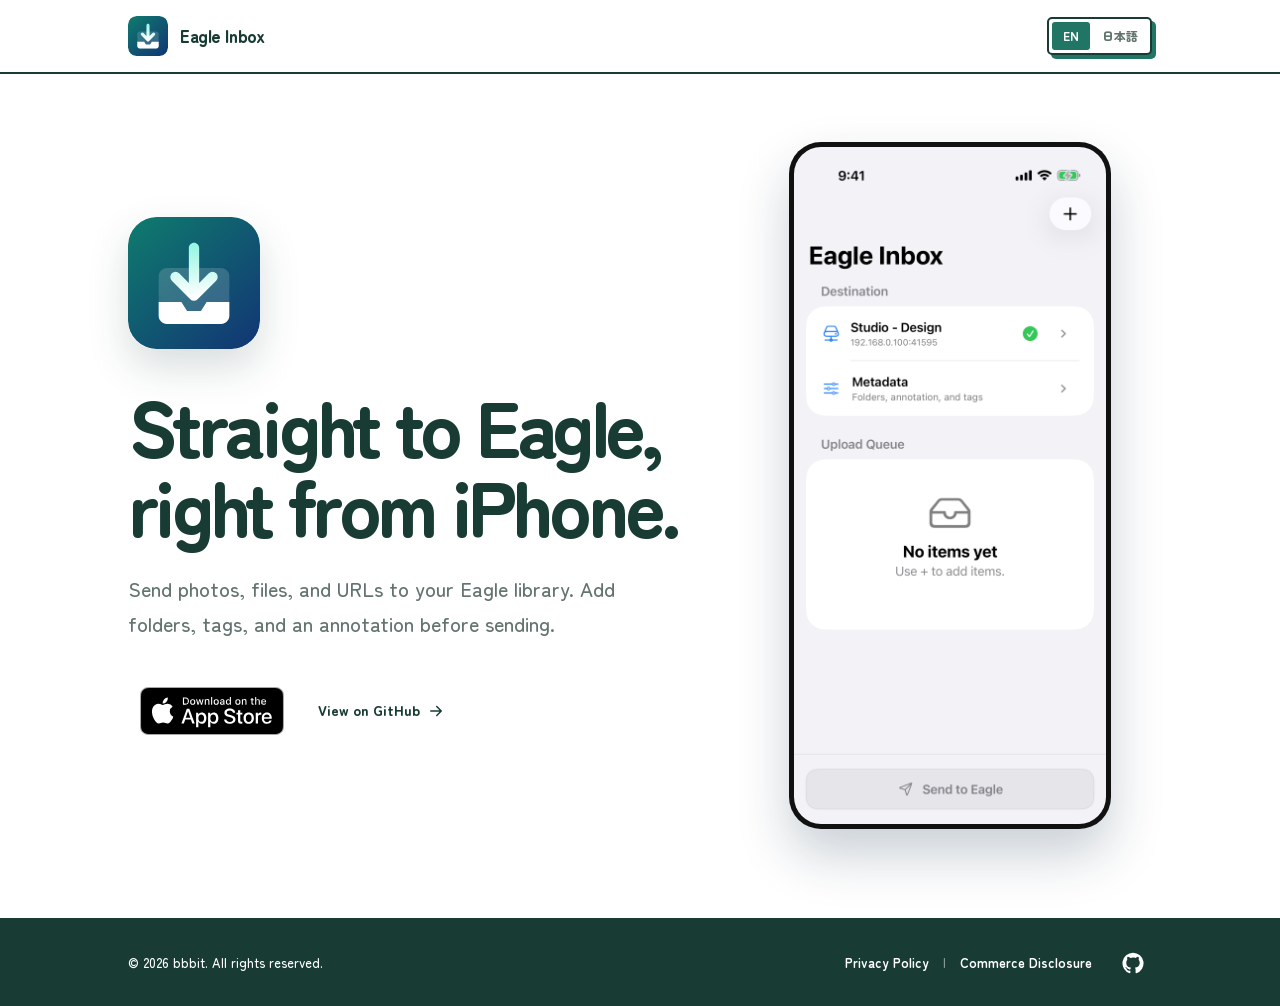
<file: privacy-policy/index.html>
<!doctype html>
<html lang="en">
  <head>
    <meta charset="utf-8">
    <meta name="viewport" content="width=device-width, initial-scale=1">
    <meta name="apple-itunes-app" content="app-id=6802527818">
    <meta name="color-scheme" content="light">
    <meta name="theme-color" content="#ffffff">
    <meta
      name="description"
      content="Eagle Inbox sends photos, files, and URLs from iPhone to Eagle."
    >
    <title>Eagle Inbox — Send to Eagle from iPhone</title>
    <link rel="icon" href="app-icon.svg" type="image/svg+xml">
    <link rel="stylesheet" href="styles.css?v=20260915-1">
    <script>
      if (new URLSearchParams(location.search).get("lang") === "ja") {
        document.documentElement.classList.add("language-loading");
      }
    </script>
    <script src="home-language.js" defer></script>
  </head>
  <body class="home-page">
    <a class="skip-link" href="#main-content">Skip to main content</a>

    <header class="site-header home-header">
      <div class="header-inner">
        <a class="brand" href="./" aria-label="Eagle Inbox home">
          <img src="app-icon.svg" width="40" height="40" alt="">
          <span>Eagle Inbox</span>
        </a>
        <nav class="language-switcher" aria-label="Language">
          <a href="?lang=en" lang="en" aria-current="page">EN</a>
          <a href="?lang=ja" lang="ja">日本語</a>
        </nav>
      </div>
    </header>

    <main id="main-content" class="home-main">
      <section class="hero" aria-labelledby="hero-title">
        <div class="hero-copy">
          <img class="hero-app-icon" src="app-icon.svg" width="132" height="132" alt="Eagle Inbox app icon">
          <h1 id="hero-title"><span>Straight to Eagle,</span><br><span>right from iPhone.</span></h1>
          <p class="hero-description">
            Send photos, files, and URLs to your Eagle library. Add folders,
            tags, and an annotation before sending.
          </p>
          <div class="hero-actions">
            <a class="app-store-link" href="https://apps.apple.com/us/app/eagle-inbox/id6802527818">
              <img src="assets/app-store-badge-en.svg" width="144" height="48" alt="Download on the App Store">
            </a>
            <a class="text-link" href="https://github.com/tuki0918/eagleinbox" target="_blank" rel="noopener noreferrer">
              View on GitHub
              <svg viewBox="0 0 24 24" width="18" height="18" aria-hidden="true">
                <path d="M5 12h13M13 6l6 6-6 6"/>
              </svg>
            </a>
          </div>
        </div>

        <div class="hero-visual" aria-label="Eagle Inbox app screen">
          <div class="hero-device-frame">
            <img src="assets/app-screen.png" alt="Eagle Inbox upload screen on iPhone">
          </div>
        </div>
      </section>
    </main>

    <footer class="site-footer">
      <div class="footer-inner">
        <p>© 2026 bbbit. All rights reserved.</p>
        <nav class="footer-links" aria-label="Legal">
          <a href="privacy/">Privacy Policy</a>
          <a href="commerce/">Commerce Disclosure</a>
        </nav>
        <a
          class="github-link"
          href="https://github.com/tuki0918/eagleinbox"
          target="_blank"
          rel="noopener noreferrer"
          aria-label="View the Eagle Inbox repository on GitHub"
          title="GitHub repository"
        >
          <svg viewBox="0 0 24 24" width="22" height="22" aria-hidden="true">
            <path d="M12 .7a11.5 11.5 0 0 0-3.64 22.41c.58.1.79-.25.79-.56v-2.23c-3.22.7-3.9-1.37-3.9-1.37-.52-1.34-1.28-1.7-1.28-1.7-1.05-.72.08-.7.08-.7 1.16.08 1.77 1.19 1.77 1.19 1.03 1.77 2.7 1.26 3.36.96.1-.75.4-1.26.74-1.55-2.57-.29-5.27-1.29-5.27-5.69 0-1.26.45-2.28 1.18-3.09-.12-.29-.51-1.47.11-3.05 0 0 .97-.31 3.16 1.18A11 11 0 0 1 12 6.11c.98 0 1.96.13 2.88.39 2.2-1.49 3.16-1.18 3.16-1.18.63 1.58.23 2.76.12 3.05.73.81 1.17 1.83 1.17 3.09 0 4.42-2.7 5.39-5.28 5.68.42.36.79 1.07.79 2.16v3.25c0 .31.21.67.8.56A11.5 11.5 0 0 0 12 .7Z"/>
          </svg>
          <span class="visually-hidden">GitHub repository</span>
        </a>
      </div>
    </footer>
  </body>
</html>
</file>
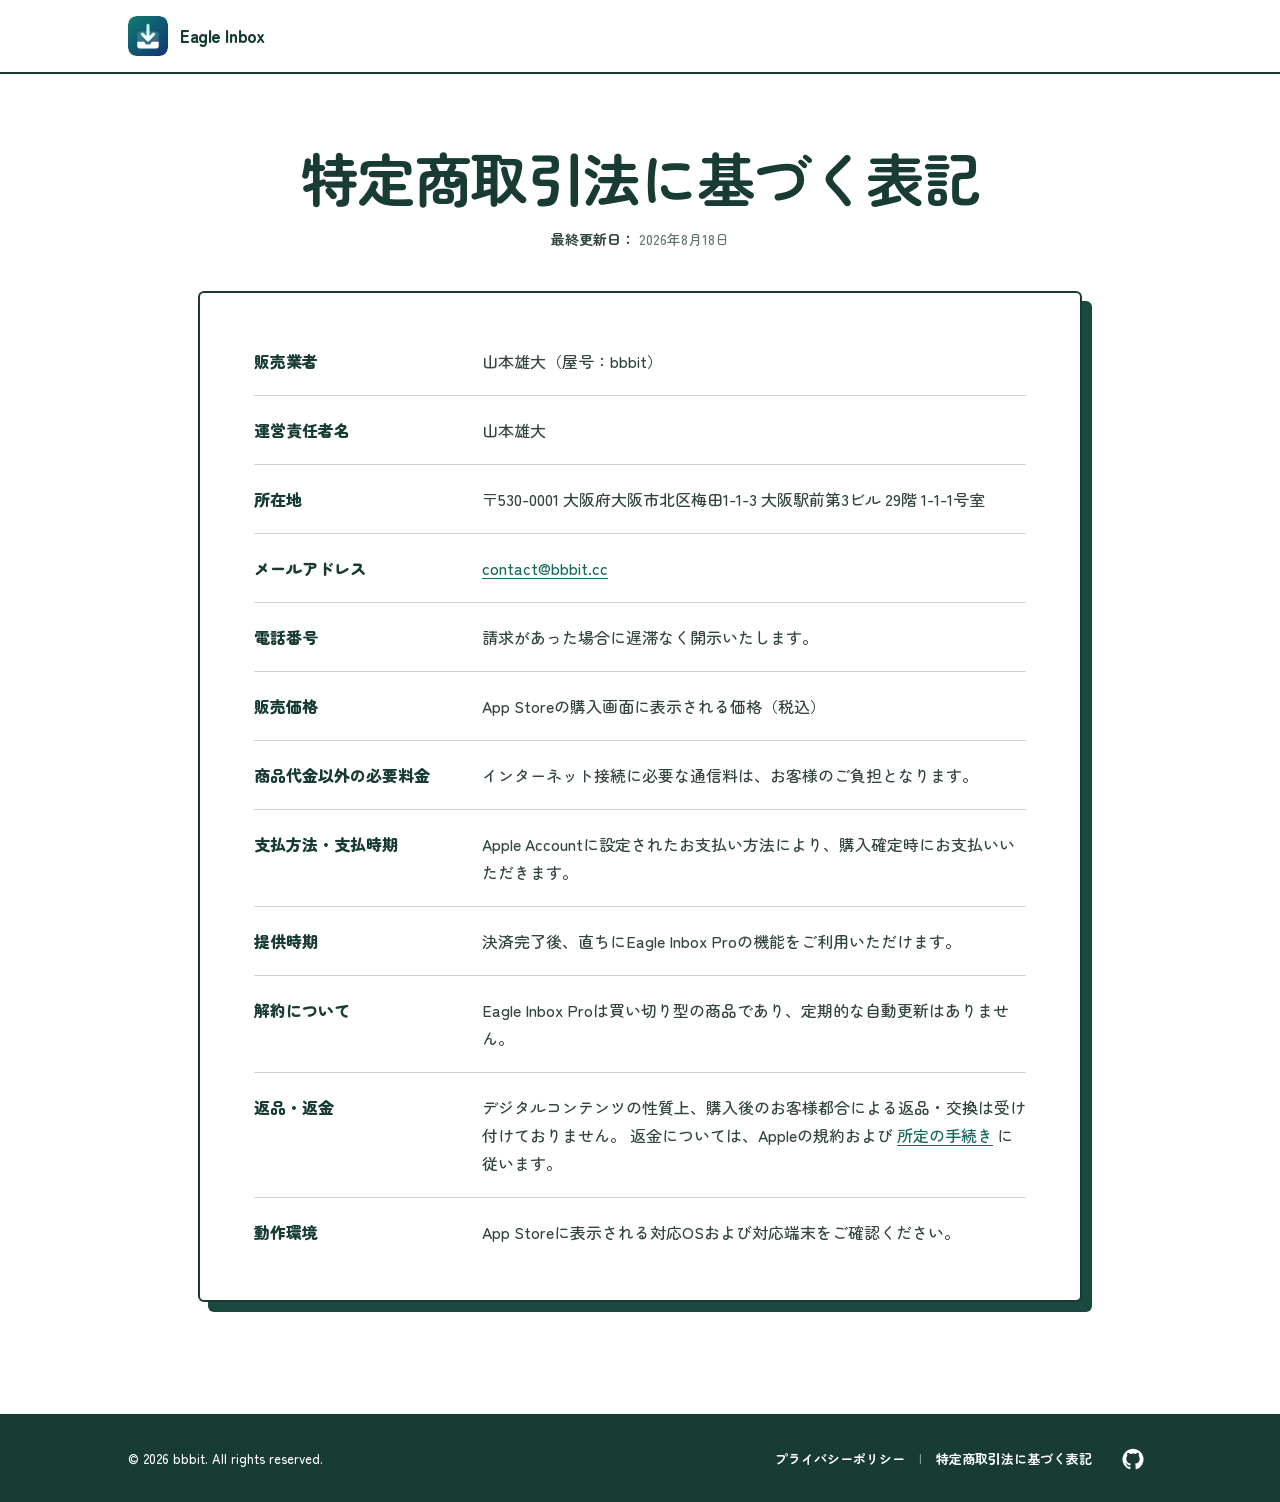
<file: privacy-policy/commerce/index.html>
<!doctype html>
<html lang="ja">
  <head>
    <meta charset="utf-8">
    <meta name="viewport" content="width=device-width, initial-scale=1">
    <meta name="color-scheme" content="light">
    <meta name="theme-color" content="#ffffff">
    <meta name="description" content="Eagle Inboxの特定商取引法に基づく表記です。">
    <title>特定商取引法に基づく表記 — Eagle Inbox</title>
    <link rel="icon" href="../app-icon.svg" type="image/svg+xml">
    <link rel="stylesheet" href="../styles.css?v=20260819-1">
  </head>
  <body class="legal-page">
    <a class="skip-link" href="#main-content">本文へ移動</a>

    <header class="site-header">
      <div class="header-inner">
        <a class="brand" href="../?lang=ja" aria-label="Eagle Inbox ホーム">
          <img src="../app-icon.svg" width="40" height="40" alt="">
          <span>Eagle Inbox</span>
        </a>
      </div>
    </header>

    <main id="main-content" class="legal-main">
      <header class="legal-title">
        <h1>特定商取引法に基づく表記</h1>
        <p class="effective-date">
          <strong>最終更新日：</strong>
          <time datetime="2026-08-18">2026年8月18日</time>
        </p>
      </header>

      <section class="commerce-card" aria-label="販売に関する表示">
        <dl class="commerce-list">
          <div>
            <dt>販売業者</dt>
            <dd>山本雄大（屋号：bbbit）</dd>
          </div>
          <div>
            <dt>運営責任者名</dt>
            <dd>山本雄大</dd>
          </div>
          <div>
            <dt>所在地</dt>
            <dd>〒530-0001 大阪府大阪市北区梅田1-1-3 大阪駅前第3ビル 29階 1-1-1号室</dd>
          </div>
          <div>
            <dt>メールアドレス</dt>
            <dd><a href="mailto:contact@bbbit.cc">contact@bbbit.cc</a></dd>
          </div>
          <div>
            <dt>電話番号</dt>
            <dd>請求があった場合に遅滞なく開示いたします。</dd>
          </div>
          <div>
            <dt>販売価格</dt>
            <dd>App Storeの購入画面に表示される価格（税込）</dd>
          </div>
          <div>
            <dt>商品代金以外の必要料金</dt>
            <dd>インターネット接続に必要な通信料は、お客様のご負担となります。</dd>
          </div>
          <div>
            <dt>支払方法・支払時期</dt>
            <dd>Apple Accountに設定されたお支払い方法により、購入確定時にお支払いいただきます。</dd>
          </div>
          <div>
            <dt>提供時期</dt>
            <dd>決済完了後、直ちにEagle Inbox Proの機能をご利用いただけます。</dd>
          </div>
          <div>
            <dt>解約について</dt>
            <dd>Eagle Inbox Proは買い切り型の商品であり、定期的な自動更新はありません。</dd>
          </div>
          <div>
            <dt>返品・返金</dt>
            <dd>
              デジタルコンテンツの性質上、購入後のお客様都合による返品・交換は受け付けておりません。
              返金については、Appleの規約および
              <a href="https://reportaproblem.apple.com/" target="_blank" rel="noopener noreferrer">所定の手続き</a>
              に従います。
            </dd>
          </div>
          <div>
            <dt>動作環境</dt>
            <dd>App Storeに表示される対応OSおよび対応端末をご確認ください。</dd>
          </div>
        </dl>
      </section>
    </main>

    <footer class="site-footer">
      <div class="footer-inner">
        <p>© 2026 bbbit. All rights reserved.</p>
        <nav class="footer-links" aria-label="法的情報">
          <a href="../privacy/?lang=ja">プライバシーポリシー</a>
          <a href="./">特定商取引法に基づく表記</a>
        </nav>
        <a
          class="github-link"
          href="https://github.com/tuki0918/eagleinbox"
          target="_blank"
          rel="noopener noreferrer"
          aria-label="GitHubでEagle Inboxのリポジトリを開く"
          title="GitHubリポジトリ"
        >
          <svg viewBox="0 0 24 24" width="22" height="22" aria-hidden="true">
            <path d="M12 .7a11.5 11.5 0 0 0-3.64 22.41c.58.1.79-.25.79-.56v-2.23c-3.22.7-3.9-1.37-3.9-1.37-.52-1.34-1.28-1.7-1.28-1.7-1.05-.72.08-.7.08-.7 1.16.08 1.77 1.19 1.77 1.19 1.03 1.77 2.7 1.26 3.36.96.1-.75.4-1.26.74-1.55-2.57-.29-5.27-1.29-5.27-5.69 0-1.26.45-2.28 1.18-3.09-.12-.29-.51-1.47.11-3.05 0 0 .97-.31 3.16 1.18A11 11 0 0 1 12 6.11c.98 0 1.96.13 2.88.39 2.2-1.49 3.16-1.18 3.16-1.18.63 1.58.23 2.76.12 3.05.73.81 1.17 1.83 1.17 3.09 0 4.42-2.7 5.39-5.28 5.68.42.36.79 1.07.79 2.16v3.25c0 .31.21.67.8.56A11.5 11.5 0 0 0 12 .7Z"/>
          </svg>
          <span class="visually-hidden">GitHubリポジトリ</span>
        </a>
      </div>
    </footer>
  </body>
</html>
</file>
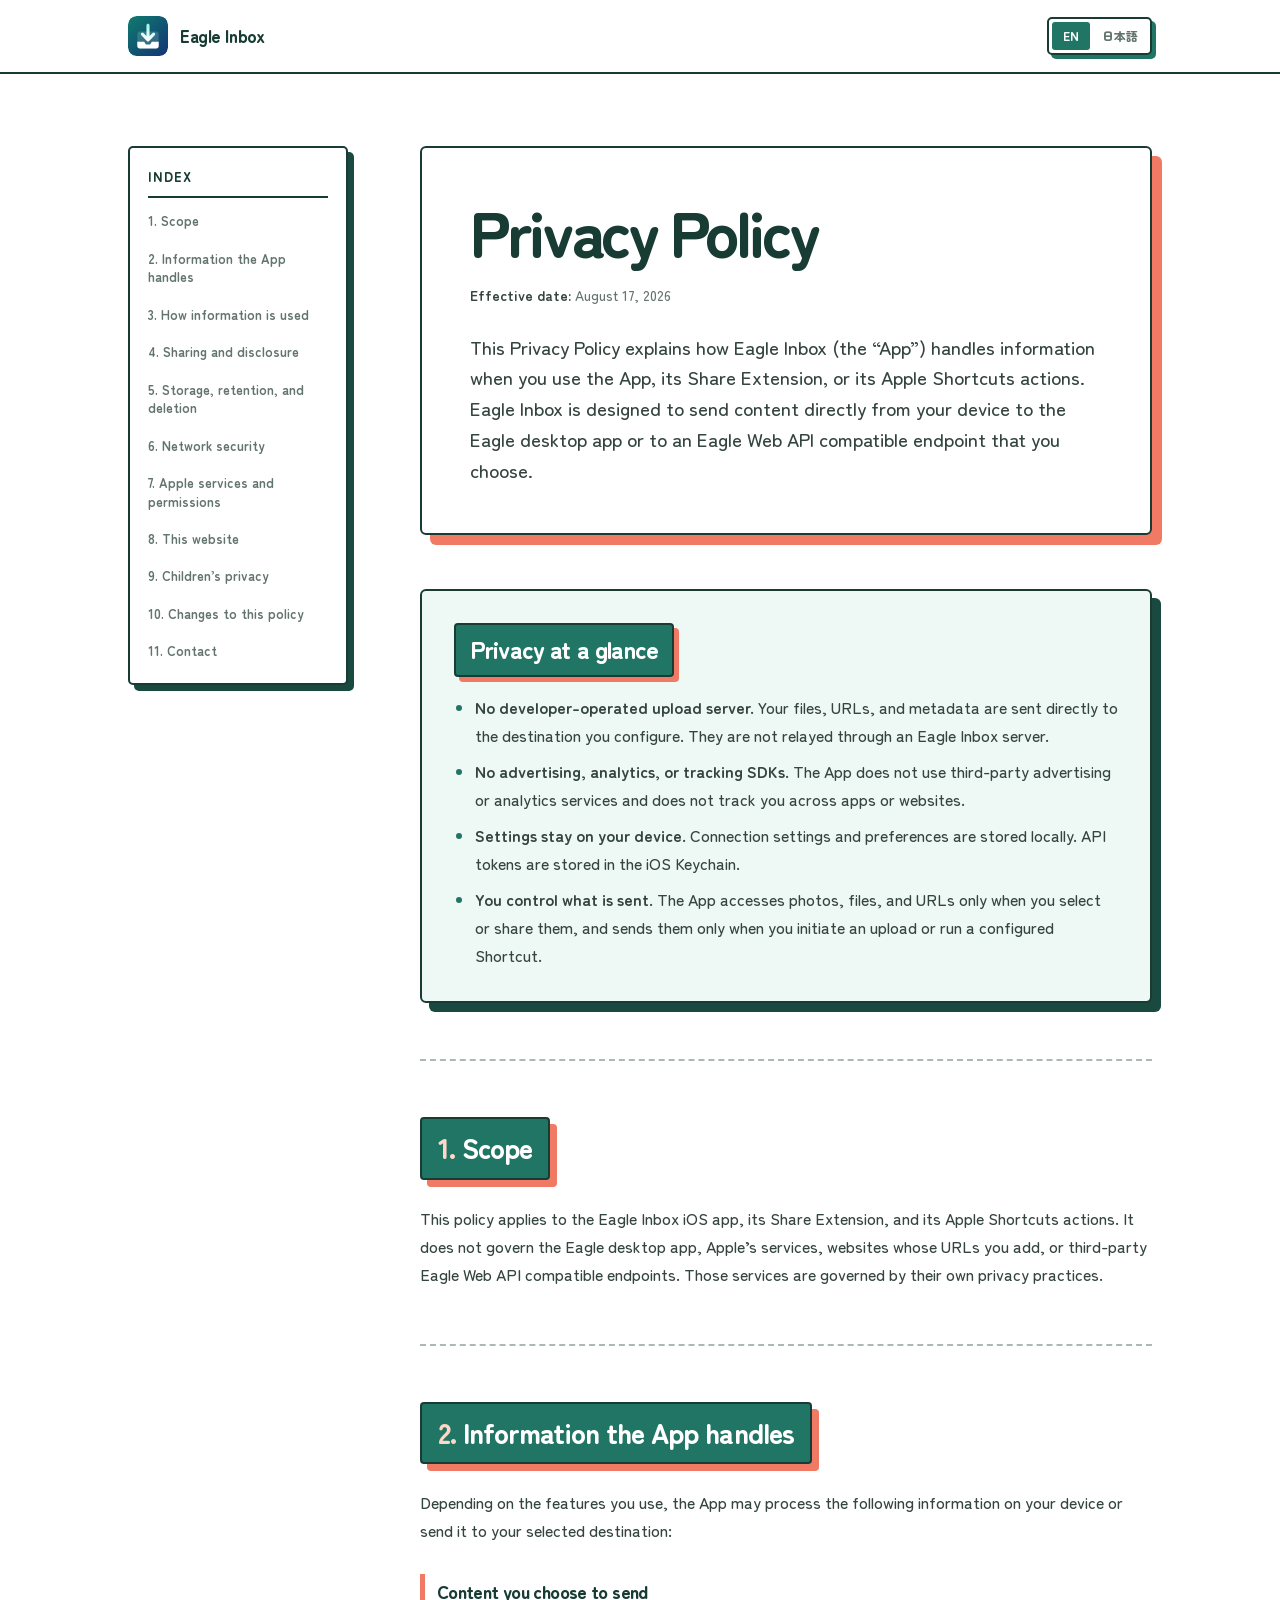
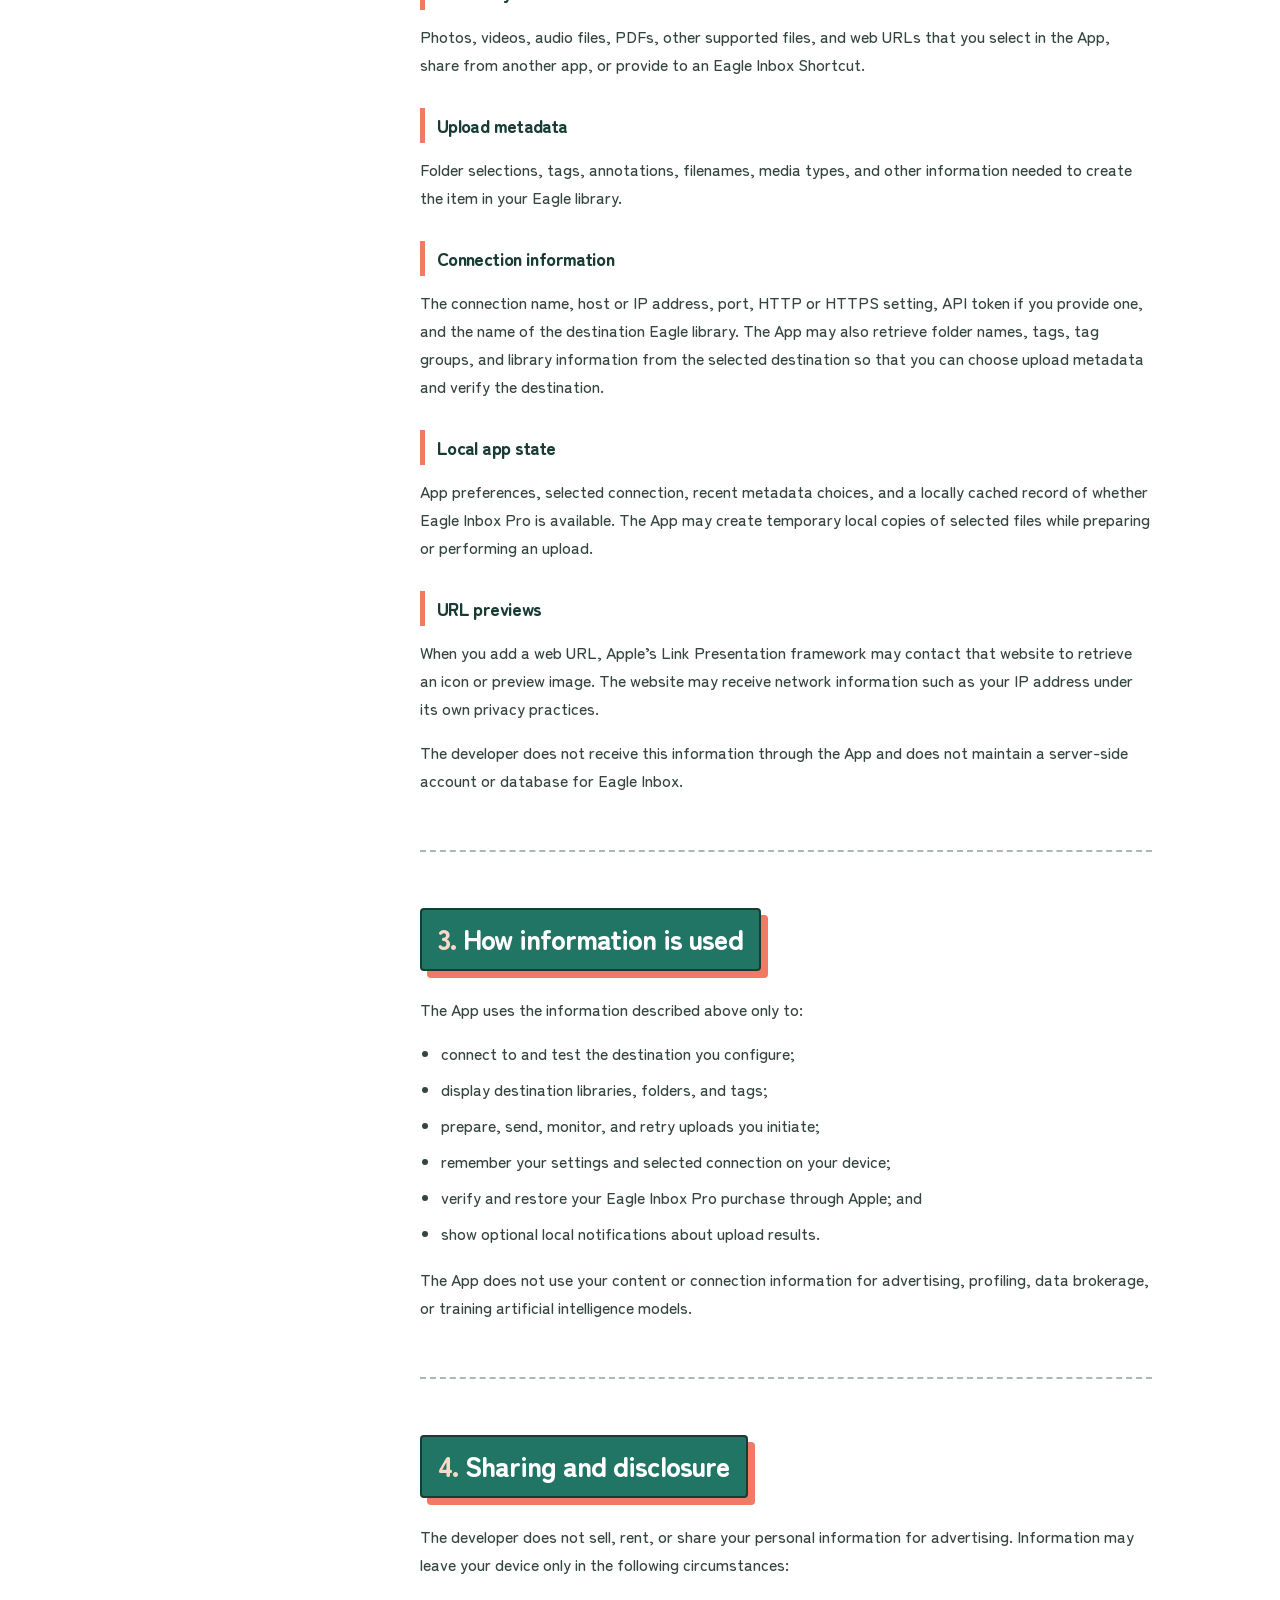
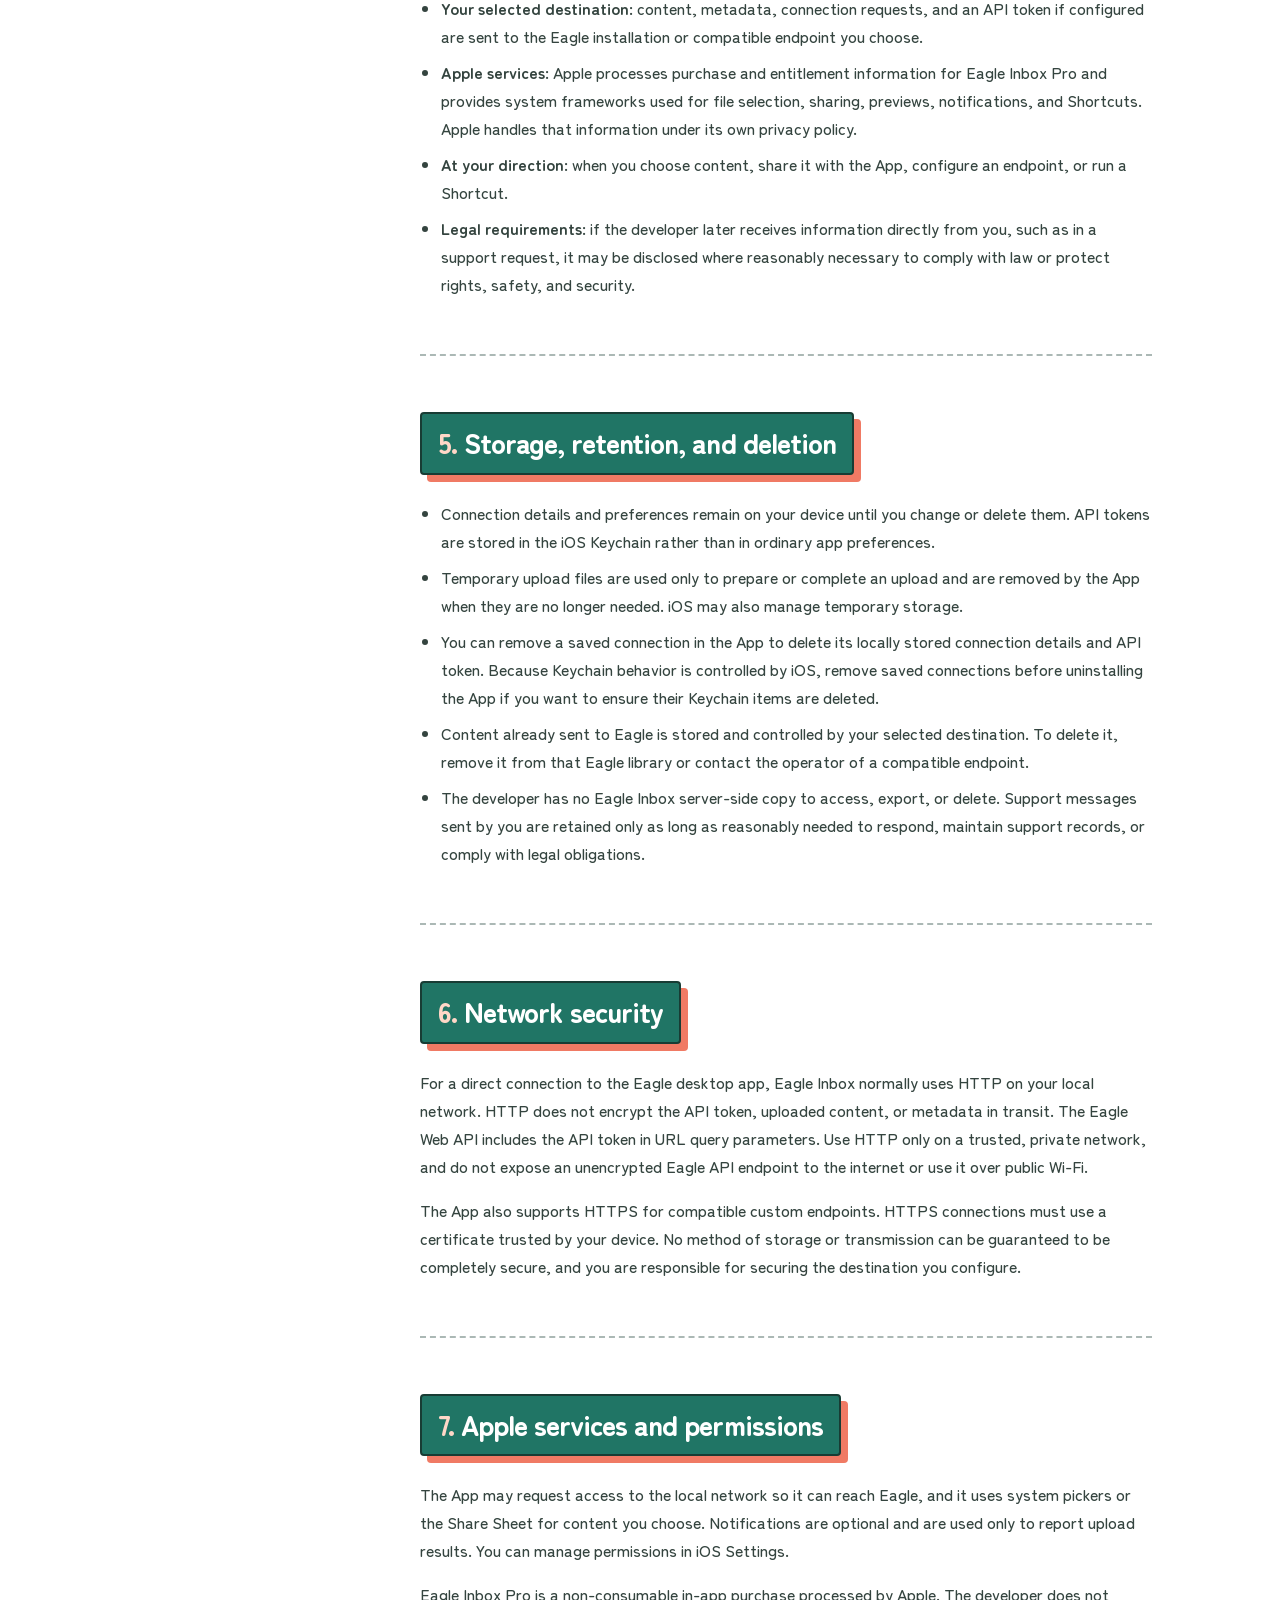
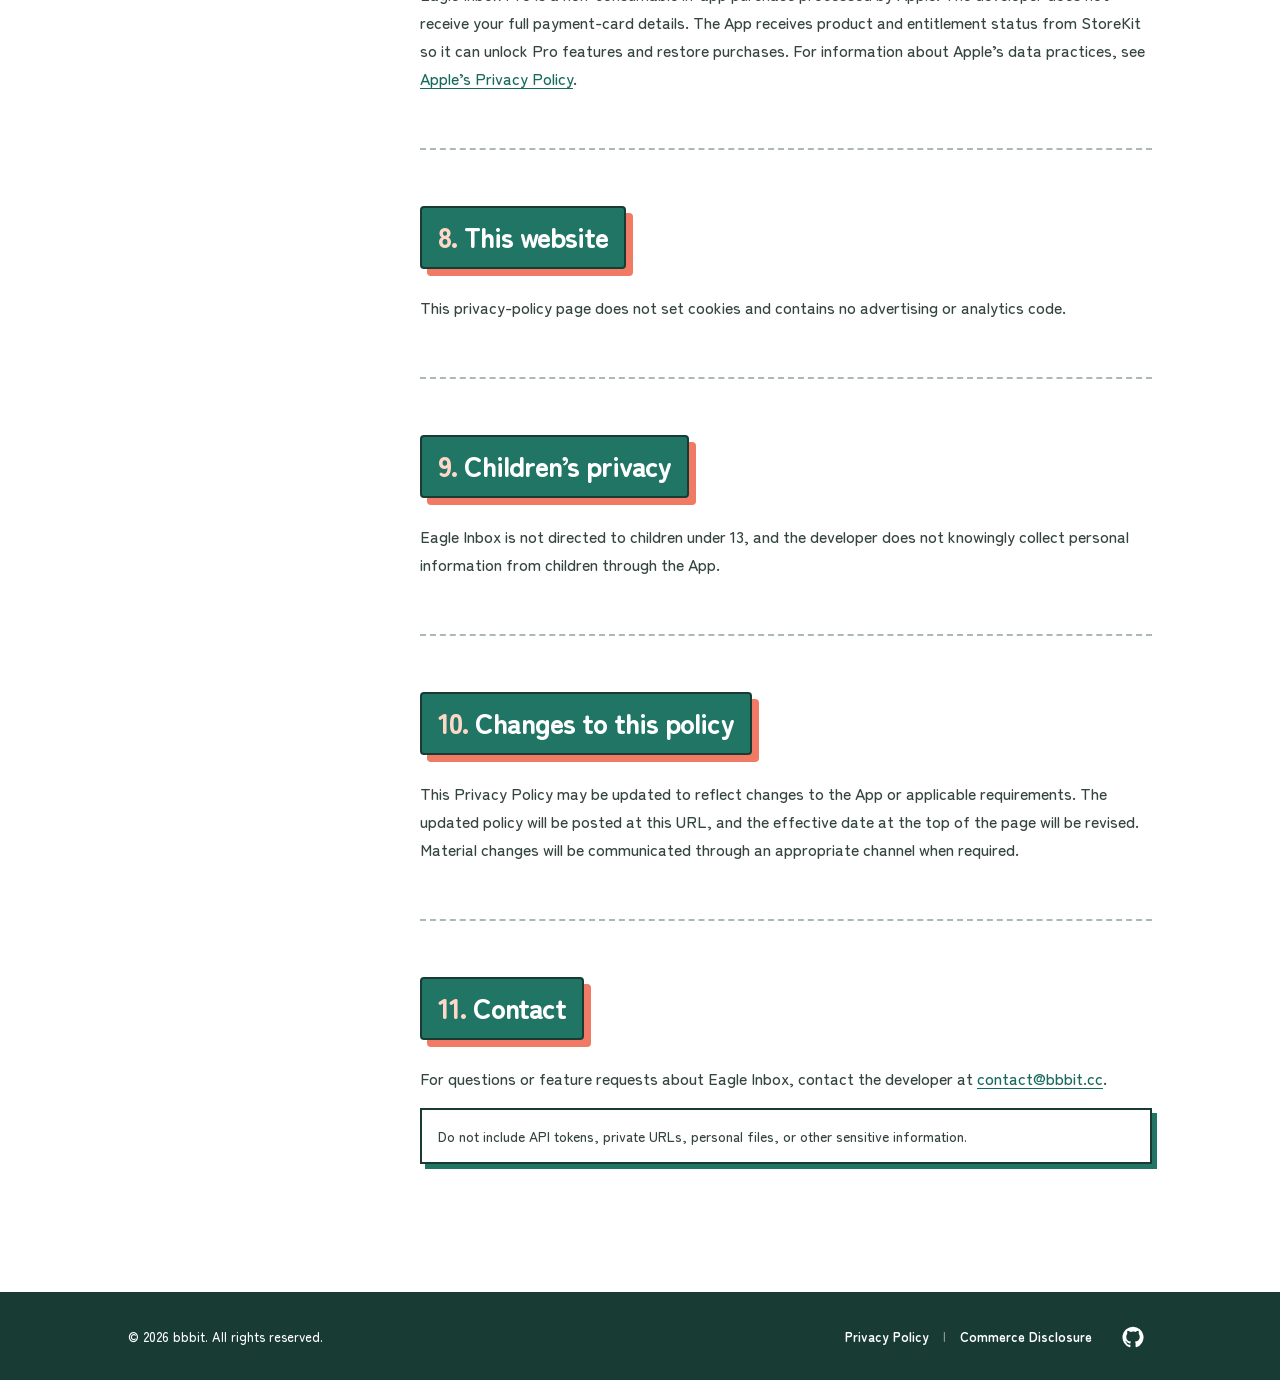
<file: privacy-policy/privacy/index.html>
<!doctype html>
<html lang="en">
  <head>
    <meta charset="utf-8">
    <meta name="viewport" content="width=device-width, initial-scale=1">
    <meta name="color-scheme" content="light">
    <meta name="theme-color" content="#ffffff">
    <meta
      name="description"
      content="Privacy Policy for Eagle Inbox, an iOS app for sending items directly to Eagle."
    >
    <title>Privacy Policy — Eagle Inbox</title>
    <link rel="icon" href="../app-icon.svg" type="image/svg+xml">
    <link rel="stylesheet" href="../styles.css?v=20260819-1">
    <script>
      if (new URLSearchParams(location.search).get("lang") === "ja") {
        document.documentElement.classList.add("language-loading");
      }
    </script>
    <script src="../language.js" defer></script>
    <script src="../navigation.js?v=20260818-1" defer></script>
  </head>
  <body>
    <a class="skip-link" href="#main-content">Skip to main content</a>

    <header class="site-header">
      <div class="header-inner">
        <a class="brand" href="../" aria-label="Eagle Inbox home">
          <img src="../app-icon.svg" width="40" height="40" alt="">
          <span>Eagle Inbox</span>
        </a>
        <div class="header-actions">
          <nav class="language-switcher" aria-label="Language">
            <a href="?lang=en" lang="en" aria-current="page">EN</a>
            <a href="?lang=ja" lang="ja">日本語</a>
          </nav>
          <button
            class="menu-button"
            type="button"
            aria-controls="page-index"
            aria-expanded="false"
          >
            <span class="visually-hidden">Open page index</span>
            <svg viewBox="0 0 24 24" width="22" height="22" aria-hidden="true">
              <path d="M4 7h16M4 12h16M4 17h16"/>
            </svg>
          </button>
        </div>
      </div>
    </header>

    <div class="page-shell">
      <nav id="page-index" class="table-of-contents" aria-label="Page index">
        <div class="drawer-header">
          <p class="toc-title">INDEX</p>
          <button class="drawer-close" type="button">
            <span class="visually-hidden">Close page index</span>
            <svg viewBox="0 0 24 24" width="22" height="22" aria-hidden="true">
              <path d="m6 6 12 12M18 6 6 18"/>
            </svg>
          </button>
        </div>
        <ol>
          <li><a href="#scope">1. Scope</a></li>
          <li><a href="#information">2. Information the App handles</a></li>
          <li><a href="#use">3. How information is used</a></li>
          <li><a href="#sharing">4. Sharing and disclosure</a></li>
          <li><a href="#storage">5. Storage, retention, and deletion</a></li>
          <li><a href="#security">6. Network security</a></li>
          <li><a href="#apple-services">7. Apple services and permissions</a></li>
          <li><a href="#website">8. This website</a></li>
          <li><a href="#children">9. Children’s privacy</a></li>
          <li><a href="#changes">10. Changes to this policy</a></li>
          <li><a href="#contact">11. Contact</a></li>
        </ol>
      </nav>
      <button class="drawer-backdrop" type="button" aria-label="Close page index"></button>

      <main id="main-content" class="policy">
        <header class="policy-header">
          <h1><span>Privacy</span> <span>Policy</span></h1>
          <p class="effective-date">
            <strong>Effective date:</strong>
            <time datetime="2026-08-17">August 17, 2026</time>
          </p>
          <p class="introduction">
            This Privacy Policy explains how Eagle Inbox (the “App”) handles
            information when you use the App, its Share Extension, or its Apple
            Shortcuts actions. Eagle Inbox is designed to send content directly
            from your device to the Eagle desktop app or to an Eagle Web API
            compatible endpoint that you choose.
          </p>
        </header>

        <section id="summary" class="summary" aria-labelledby="summary-title">
          <h2 id="summary-title">Privacy at a glance</h2>
          <ul>
            <li>
              <strong>No developer-operated upload server.</strong> Your files,
              URLs, and metadata are sent directly to the destination you
              configure. They are not relayed through an Eagle Inbox server.
            </li>
            <li>
              <strong>No advertising, analytics, or tracking SDKs.</strong> The
              App does not use third-party advertising or analytics services and
              does not track you across apps or websites.
            </li>
            <li>
              <strong>Settings stay on your device.</strong> Connection settings
              and preferences are stored locally. API tokens are stored in the
              iOS Keychain.
            </li>
            <li>
              <strong>You control what is sent.</strong> The App accesses photos,
              files, and URLs only when you select or share them, and sends them
              only when you initiate an upload or run a configured Shortcut.
            </li>
          </ul>
        </section>

        <section id="scope" aria-labelledby="scope-title">
          <h2 id="scope-title"><span>1.</span> Scope</h2>
          <p>
            This policy applies to the Eagle Inbox iOS app, its Share Extension,
            and its Apple Shortcuts actions. It does not govern the Eagle desktop
            app, Apple’s services, websites whose URLs you add, or third-party
            Eagle Web API compatible endpoints. Those services are governed by
            their own privacy practices.
          </p>
        </section>

        <section id="information" aria-labelledby="information-title">
          <h2 id="information-title"><span>2.</span> Information the App handles</h2>
          <p>
            Depending on the features you use, the App may process the following
            information on your device or send it to your selected destination:
          </p>

          <h3>Content you choose to send</h3>
          <p>
            Photos, videos, audio files, PDFs, other supported files, and web URLs
            that you select in the App, share from another app, or provide to an
            Eagle Inbox Shortcut.
          </p>

          <h3>Upload metadata</h3>
          <p>
            Folder selections, tags, annotations, filenames, media types, and
            other information needed to create the item in your Eagle library.
          </p>

          <h3>Connection information</h3>
          <p>
            The connection name, host or IP address, port, HTTP or HTTPS setting,
            API token if you provide one, and the name of the destination Eagle
            library. The App may also retrieve folder names, tags, tag groups,
            and library information from the selected destination so that you can
            choose upload metadata and verify the destination.
          </p>

          <h3>Local app state</h3>
          <p>
            App preferences, selected connection, recent metadata choices, and a
            locally cached record of whether Eagle Inbox Pro is available. The
            App may create temporary local copies of selected files while
            preparing or performing an upload.
          </p>

          <h3>URL previews</h3>
          <p>
            When you add a web URL, Apple’s Link Presentation framework may
            contact that website to retrieve an icon or preview image. The
            website may receive network information such as your IP address under
            its own privacy practices.
          </p>

          <p>
            The developer does not receive this information through the App and
            does not maintain a server-side account or database for Eagle Inbox.
          </p>
        </section>

        <section id="use" aria-labelledby="use-title">
          <h2 id="use-title"><span>3.</span> How information is used</h2>
          <p>The App uses the information described above only to:</p>
          <ul>
            <li>connect to and test the destination you configure;</li>
            <li>display destination libraries, folders, and tags;</li>
            <li>prepare, send, monitor, and retry uploads you initiate;</li>
            <li>remember your settings and selected connection on your device;</li>
            <li>verify and restore your Eagle Inbox Pro purchase through Apple; and</li>
            <li>show optional local notifications about upload results.</li>
          </ul>
          <p>
            The App does not use your content or connection information for
            advertising, profiling, data brokerage, or training artificial
            intelligence models.
          </p>
        </section>

        <section id="sharing" aria-labelledby="sharing-title">
          <h2 id="sharing-title"><span>4.</span> Sharing and disclosure</h2>
          <p>
            The developer does not sell, rent, or share your personal information
            for advertising. Information may leave your device only in the
            following circumstances:
          </p>
          <ul>
            <li>
              <strong>Your selected destination:</strong> content, metadata,
              connection requests, and an API token if configured are sent to the
              Eagle installation or compatible endpoint you choose.
            </li>
            <li>
              <strong>Apple services:</strong> Apple processes purchase and
              entitlement information for Eagle Inbox Pro and provides system
              frameworks used for file selection, sharing, previews,
              notifications, and Shortcuts. Apple handles that information under
              its own privacy policy.
            </li>
            <li>
              <strong>At your direction:</strong> when you choose content, share
              it with the App, configure an endpoint, or run a Shortcut.
            </li>
            <li>
              <strong>Legal requirements:</strong> if the developer later
              receives information directly from you, such as in a support
              request, it may be disclosed where reasonably necessary to comply
              with law or protect rights, safety, and security.
            </li>
          </ul>
        </section>

        <section id="storage" aria-labelledby="storage-title">
          <h2 id="storage-title"><span>5.</span> Storage, retention, and deletion</h2>
          <ul>
            <li>
              Connection details and preferences remain on your device until you
              change or delete them. API tokens are stored in the iOS Keychain
              rather than in ordinary app preferences.
            </li>
            <li>
              Temporary upload files are used only to prepare or complete an
              upload and are removed by the App when they are no longer needed.
              iOS may also manage temporary storage.
            </li>
            <li>
              You can remove a saved connection in the App to delete its locally
              stored connection details and API token. Because Keychain behavior
              is controlled by iOS, remove saved connections before uninstalling
              the App if you want to ensure their Keychain items are deleted.
            </li>
            <li>
              Content already sent to Eagle is stored and controlled by your
              selected destination. To delete it, remove it from that Eagle
              library or contact the operator of a compatible endpoint.
            </li>
            <li>
              The developer has no Eagle Inbox server-side copy to access, export,
              or delete. Support messages sent by you are retained only as long as
              reasonably needed to respond, maintain support records, or comply
              with legal obligations.
            </li>
          </ul>
        </section>

        <section id="security" aria-labelledby="security-title">
          <h2 id="security-title"><span>6.</span> Network security</h2>
          <p>
            For a direct connection to the Eagle desktop app, Eagle Inbox normally
            uses HTTP on your local network. HTTP does not encrypt the API token,
            uploaded content, or metadata in transit. The Eagle Web API includes
            the API token in URL query parameters. Use HTTP only on a trusted,
            private network, and do not expose an unencrypted Eagle API endpoint
            to the internet or use it over public Wi-Fi.
          </p>
          <p>
            The App also supports HTTPS for compatible custom endpoints. HTTPS
            connections must use a certificate trusted by your device. No method
            of storage or transmission can be guaranteed to be completely secure,
            and you are responsible for securing the destination you configure.
          </p>
        </section>

        <section id="apple-services" aria-labelledby="apple-services-title">
          <h2 id="apple-services-title"><span>7.</span> Apple services and permissions</h2>
          <p>
            The App may request access to the local network so it can reach Eagle,
            and it uses system pickers or the Share Sheet for content you choose.
            Notifications are optional and are used only to report upload results.
            You can manage permissions in iOS Settings.
          </p>
          <p>
            Eagle Inbox Pro is a non-consumable in-app purchase processed by
            Apple. The developer does not receive your full payment-card details.
            The App receives product and entitlement status from StoreKit so it
            can unlock Pro features and restore purchases. For information about
            Apple’s data practices, see
            <a href="https://www.apple.com/legal/privacy/" rel="external">
              Apple’s Privacy Policy</a>.
          </p>
        </section>

        <section id="website" aria-labelledby="website-title">
          <h2 id="website-title"><span>8.</span> This website</h2>
          <p>
            This privacy-policy page does not set cookies and contains no
            advertising or analytics code.
          </p>
        </section>

        <section id="children" aria-labelledby="children-title">
          <h2 id="children-title"><span>9.</span> Children’s privacy</h2>
          <p>
            Eagle Inbox is not directed to children under 13, and the developer
            does not knowingly collect personal information from children through
            the App.
          </p>
        </section>

        <section id="changes" aria-labelledby="changes-title">
          <h2 id="changes-title"><span>10.</span> Changes to this policy</h2>
          <p>
            This Privacy Policy may be updated to reflect changes to the App or
            applicable requirements. The updated policy will be posted at this
            URL, and the effective date at the top of the page will be revised.
            Material changes will be communicated through an appropriate channel
            when required.
          </p>
        </section>

        <section id="contact" aria-labelledby="contact-title">
          <h2 id="contact-title"><span>11.</span> Contact</h2>
          <p>
            For questions or feature requests about Eagle Inbox, contact the
            developer at
            <a href="mailto:contact@bbbit.cc">contact@bbbit.cc</a>.
          </p>
          <p class="contact-note">
            Do not include API tokens, private URLs, personal files, or other
            sensitive information.
          </p>
        </section>
      </main>
    </div>

    <footer class="site-footer">
      <div class="footer-inner">
        <p>© 2026 bbbit. All rights reserved.</p>
        <nav class="footer-links" aria-label="Legal">
          <a href="../privacy/">Privacy Policy</a>
          <a href="../commerce/">Commerce Disclosure</a>
        </nav>
        <a
          class="github-link"
          href="https://github.com/tuki0918/eagleinbox"
          target="_blank"
          rel="noopener noreferrer"
          aria-label="View the Eagle Inbox repository on GitHub"
          title="GitHub repository"
        >
          <svg viewBox="0 0 24 24" width="22" height="22" aria-hidden="true">
            <path d="M12 .7a11.5 11.5 0 0 0-3.64 22.41c.58.1.79-.25.79-.56v-2.23c-3.22.7-3.9-1.37-3.9-1.37-.52-1.34-1.28-1.7-1.28-1.7-1.05-.72.08-.7.08-.7 1.16.08 1.77 1.19 1.77 1.19 1.03 1.77 2.7 1.26 3.36.96.1-.75.4-1.26.74-1.55-2.57-.29-5.27-1.29-5.27-5.69 0-1.26.45-2.28 1.18-3.09-.12-.29-.51-1.47.11-3.05 0 0 .97-.31 3.16 1.18A11 11 0 0 1 12 6.11c.98 0 1.96.13 2.88.39 2.2-1.49 3.16-1.18 3.16-1.18.63 1.58.23 2.76.12 3.05.73.81 1.17 1.83 1.17 3.09 0 4.42-2.7 5.39-5.28 5.68.42.36.79 1.07.79 2.16v3.25c0 .31.21.67.8.56A11.5 11.5 0 0 0 12 .7Z"/>
          </svg>
          <span class="visually-hidden">GitHub repository</span>
        </a>
      </div>
    </footer>
  </body>
</html>
</file>
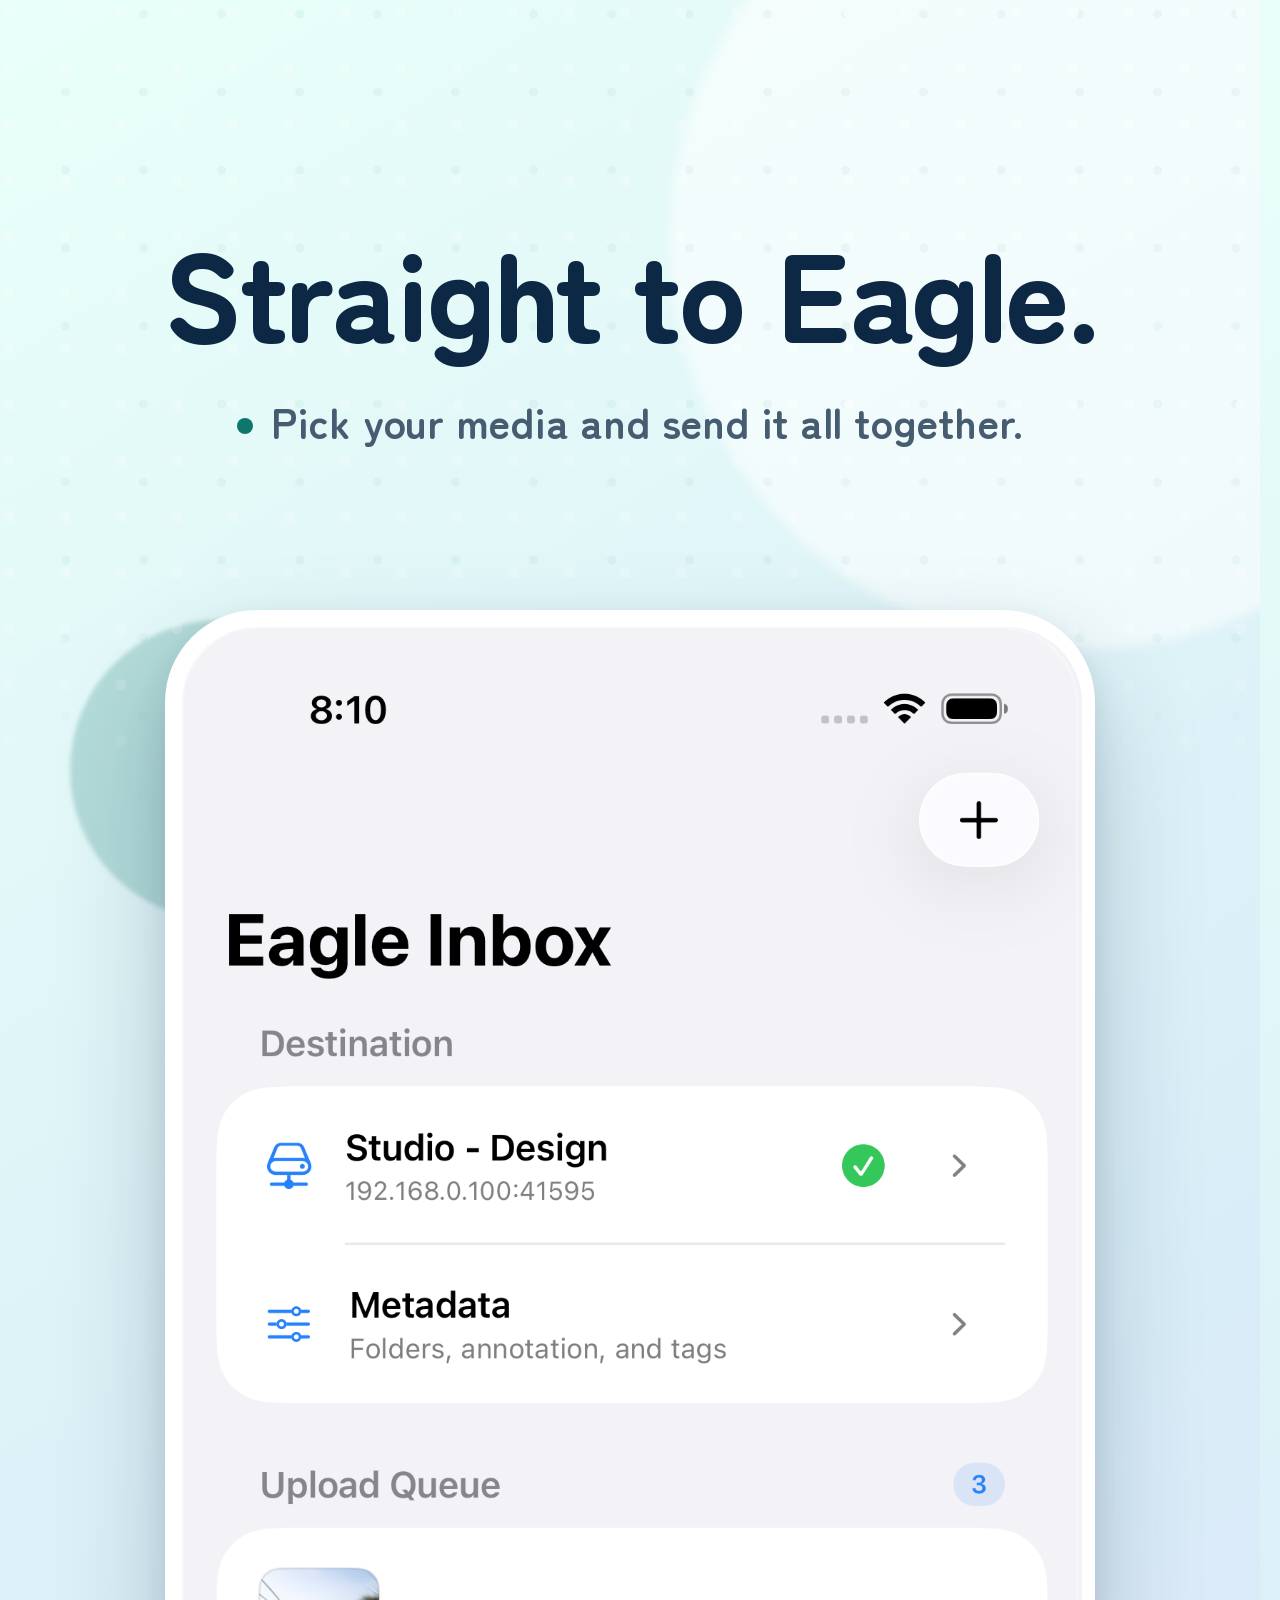
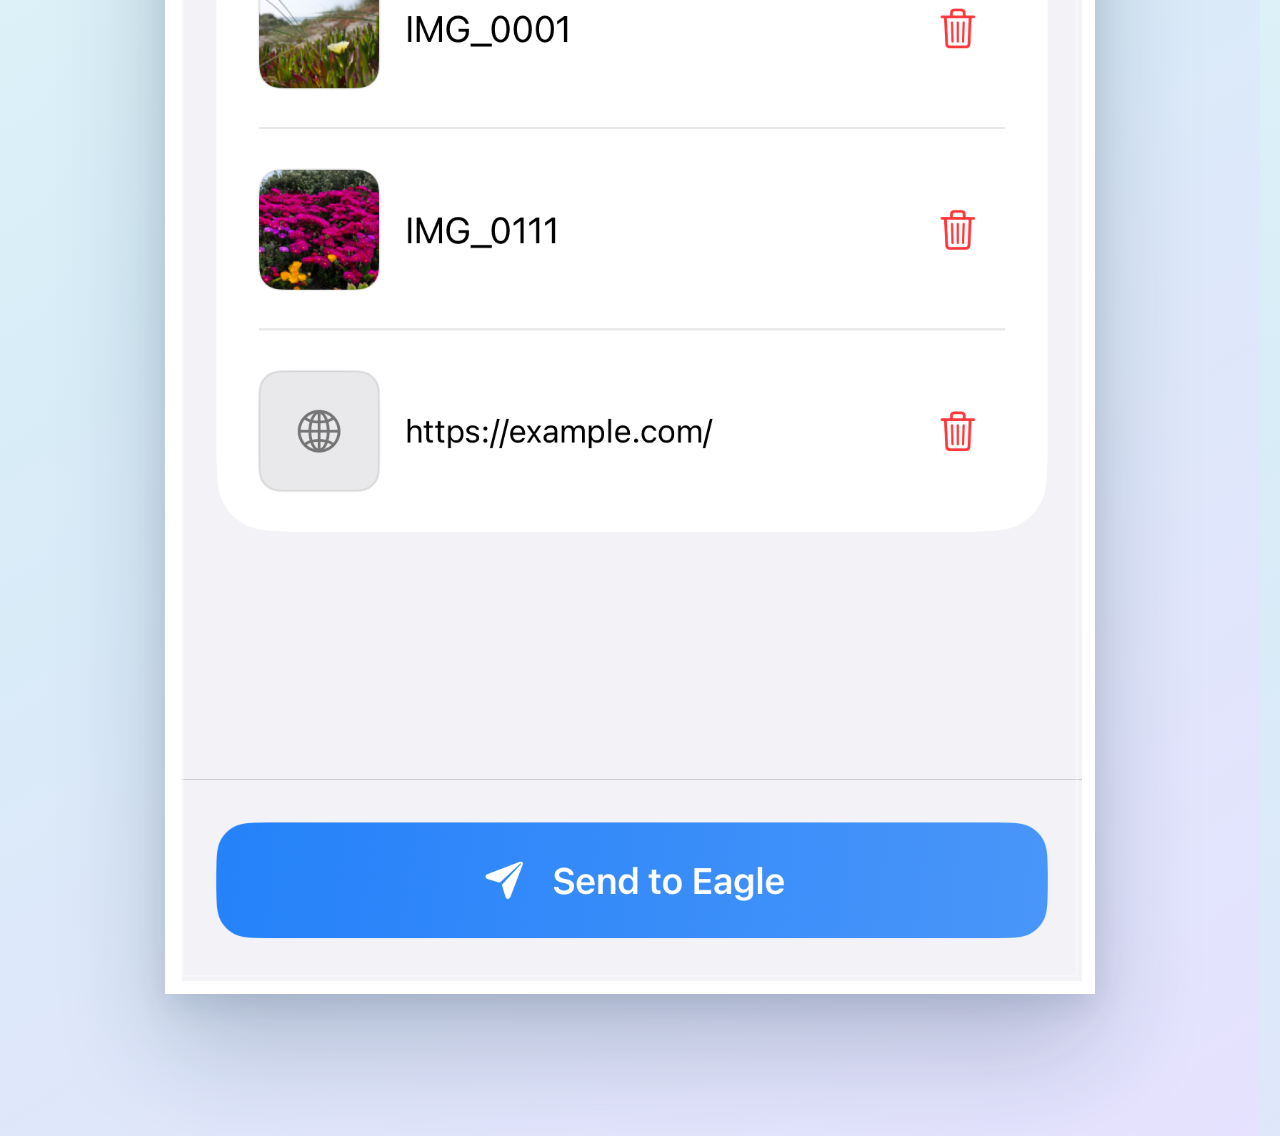
<file: Docs/AppStore/Source/index.html>
<!doctype html>
<html lang="ja">
<head>
  <meta charset="utf-8">
  <meta name="viewport" content="width=1260, initial-scale=1">
  <title>Eagle Inbox App Store Screenshots</title>
  <style>
    @font-face {
      font-family: "Zen Maru Gothic";
      src: url("./Fonts/ZenMaruGothic-Black.ttf") format("truetype");
      font-weight: 900;
    }

    @font-face {
      font-family: "Zen Maru Gothic";
      src: url("./Fonts/ZenMaruGothic-Bold.ttf") format("truetype");
      font-weight: 700;
    }

    :root {
      color-scheme: light;
      font-family: -apple-system, BlinkMacSystemFont, "Hiragino Sans", "Yu Gothic", sans-serif;
      font-synthesis: none;
    }

    * {
      box-sizing: border-box;
    }

    html,
    body {
      width: 1260px;
      height: 2736px;
      margin: 0;
      overflow: hidden;
    }

    body {
      --bg-a: #e9fff9;
      --bg-b: #d8edf7;
      --bg-c: #e6e2ff;
      --ink: #0c2844;
      --accent: #0f766e;
      background: linear-gradient(148deg, var(--bg-a) 0%, var(--bg-b) 57%, var(--bg-c) 100%);
      color: var(--ink);
    }

    body[data-theme="ocean"] {
      --bg-a: #effbff;
      --bg-b: #dfeaff;
      --bg-c: #e9e2ff;
      --accent: #2563a7;
    }

    body[data-theme="warm"] {
      --bg-a: #fff8ea;
      --bg-b: #fdece8;
      --bg-c: #e9f7f2;
      --accent: #c15d3c;
    }

    body[data-theme="sky"] {
      --bg-a: #e9fbff;
      --bg-b: #e1efff;
      --bg-c: #ece6ff;
      --accent: #4057a6;
    }

    .canvas {
      position: relative;
      width: 1260px;
      height: 2736px;
      isolation: isolate;
    }

    .canvas::before {
      content: "";
      position: absolute;
      z-index: -2;
      top: -170px;
      right: -230px;
      width: 820px;
      height: 820px;
      border-radius: 50%;
      background: rgba(255, 255, 255, 0.56);
      filter: blur(6px);
    }

    .canvas::after {
      content: "";
      position: absolute;
      z-index: -1;
      inset: 0;
      opacity: 0.22;
      background-image:
        radial-gradient(circle at 16% 23%, rgba(255, 255, 255, 0.92) 0 5px, transparent 6px),
        radial-gradient(circle at 84% 18%, rgba(15, 118, 110, 0.22) 0 4px, transparent 5px);
      background-size: 56px 56px, 78px 78px;
      mask-image: linear-gradient(to bottom, black 0, black 610px, transparent 830px);
    }

    header {
      position: absolute;
      top: 135px;
      left: 55px;
      width: 1150px;
      text-align: center;
    }

    body[data-single-line="true"] header {
      top: 215px;
    }

    h1 {
      margin: 0;
      color: var(--ink);
      font-family: "Zen Maru Gothic", sans-serif;
      font-size: 126px;
      font-weight: 900;
      letter-spacing: -0.017em;
      line-height: 146px;
      white-space: pre-line;
      text-wrap: balance;
    }

    .subtitle {
      display: flex;
      align-items: center;
      justify-content: center;
      gap: 18px;
      margin: 18px 0 0;
      color: color-mix(in srgb, var(--ink) 76%, white);
      font-family: "Zen Maru Gothic", sans-serif;
      font-size: 42px;
      font-weight: 700;
      letter-spacing: -0.005em;
    }

    body[data-single-line="true"] .subtitle {
      margin-top: 29px;
    }

    .subtitle::before {
      content: "";
      flex: 0 0 auto;
      width: 16px;
      height: 16px;
      border-radius: 50%;
      background: var(--accent);
      transform: translateY(5px);
    }

    .pro-badge {
      position: absolute;
      top: 48px;
      left: 48px;
      z-index: 1;
      min-width: 220px;
      height: 96px;
      padding: 0 28px;
      border: 0;
      border-radius: 999px;
      background: #171a2b;
      color: transparent;
      display: flex;
      align-items: center;
      justify-content: center;
      font-family: "Zen Maru Gothic", sans-serif;
      font-size: 0;
      text-align: center;
    }

    .pro-badge::before {
      content: "♛";
      display: inline-block;
      margin-right: 14px;
      color: #fbbf24;
      font-size: 42px;
      line-height: 1;
      transform: translateY(-4px);
    }

    .pro-badge::after {
      content: attr(data-label);
      display: inline-block;
      color: #fff;
      font-size: 40px;
      font-weight: 900;
      letter-spacing: 0.125em;
      line-height: 1;
      transform: translateY(-6px);
    }

    .pro-badge[hidden] {
      display: none;
    }

    .screen-wrap {
      position: absolute;
      left: 165px;
      top: 610px;
      width: 930px;
      height: 1984px;
      padding: 15px;
      overflow: hidden;
      border: 2px solid rgba(255, 255, 255, 0.92);
      border-radius: 92px 92px 0 0;
      background: white;
      box-shadow:
        0 54px 110px rgba(12, 40, 68, 0.22),
        0 12px 30px rgba(12, 40, 68, 0.10);
    }

    .screen-wrap::after {
      content: "";
      position: absolute;
      inset: 15px;
      pointer-events: none;
      border: 2px solid rgba(255, 255, 255, 0.35);
      border-radius: 76px 76px 0 0;
    }

    .screen {
      display: block;
      width: 900px;
      height: auto;
      border-radius: 76px 76px 0 0;
    }

    .dual {
      display: none;
      width: 820px;
      height: 1745px;
      border-radius: 82px;
    }

    .dual .screen {
      width: 790px;
      border-radius: 66px;
    }

    .dual-left {
      left: -60px;
      top: 760px;
      transform: rotate(-6.5deg);
    }

    .dual-right {
      left: 500px;
      top: 620px;
      transform: rotate(6.5deg);
    }

    body[data-layout="double"] .single {
      display: none;
    }

    body[data-layout="double"] .dual {
      display: block;
    }

    .accent-orb {
      position: absolute;
      z-index: -1;
      left: 70px;
      top: 620px;
      width: 300px;
      height: 300px;
      border-radius: 50%;
      background: color-mix(in srgb, var(--accent) 22%, transparent);
      filter: blur(2px);
    }
  </style>
</head>
<body>
  <main class="canvas">
    <div class="pro-badge" id="pro-badge" hidden></div>
    <header>
      <h1 id="headline"></h1>
      <p class="subtitle" id="subtitle"></p>
    </header>
    <div class="accent-orb"></div>
    <div class="screen-wrap single">
      <img class="screen" id="screen" alt="">
    </div>
    <div class="screen-wrap dual dual-left">
      <img class="screen" id="screen-left" alt="">
    </div>
    <div class="screen-wrap dual dual-right">
      <img class="screen" id="screen-right" alt="">
    </div>
  </main>

  <script>
    const slides = [
      {
        number: "01",
        theme: "mint",
        headline: "Straight to Eagle.",
        subtitle: "Pick your media and send it all together.",
        layout: "single",
        screen: "../../Screenshots/upload-queue-photo-url.png"
      },
      {
        number: "02",
        theme: "ocean",
        headline: "Quick access from\nthe Share Sheet.",
        subtitle: "Share photos, files, and web pages.",
        layout: "single",
        screen: "../../Screenshots/share-menu.png"
      },
      {
        number: "03",
        theme: "warm",
        headline: "Tags and folders.",
        subtitle: "Apply Eagle tags and folders before sending.",
        layout: "double",
        screen: "../../Screenshots/folders-selected-recent-all.png",
        secondaryScreen: "../../Screenshots/tags-selected.png"
      },
      {
        number: "04",
        theme: "ocean",
        headline: "Unlock more\nwith Pro.",
        subtitle: "Unlimited connections and every Shortcut action.",
        layout: "single",
        screen: "../../Screenshots/pro-upgrade.png"
      },
      {
        number: "05",
        theme: "sky",
        headline: "One press.\nStraight to Eagle.",
        subtitle: "Run a Shortcut from the Action Button.",
        badge: "PRO",
        layout: "single",
        screen: "../../Screenshots/action-button-shortcut.png"
      }
    ];

    const requested = Number(new URLSearchParams(location.search).get("slide") || "1");
    const slide = slides[Math.max(0, Math.min(slides.length - 1, requested - 1))];

    document.body.dataset.theme = slide.theme;
    document.body.dataset.layout = slide.layout;
    document.body.dataset.singleLine = String(!slide.headline.includes("\n"));
    document.getElementById("headline").textContent = slide.headline;
    document.getElementById("subtitle").textContent = slide.subtitle;
    const badge = document.getElementById("pro-badge");
    badge.dataset.label = slide.badge || "";
    badge.hidden = !slide.badge;
    document.getElementById("screen").src = slide.screen;
    document.getElementById("screen-left").src = slide.screen;
    document.getElementById("screen-right").src = slide.secondaryScreen || slide.screen;
  </script>
</body>
</html>
</file>
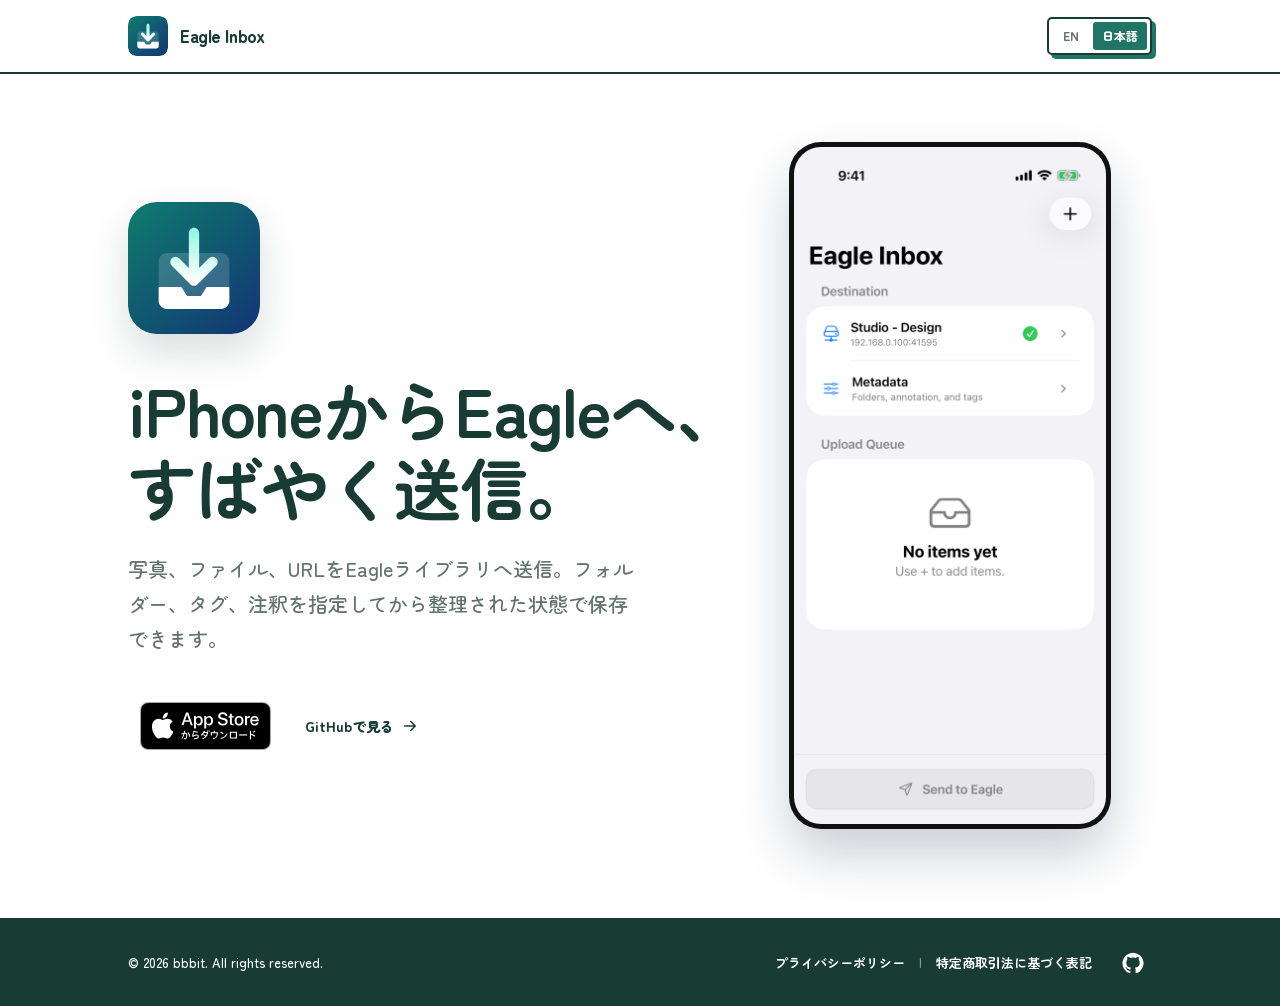
<file: privacy-policy/home-ja.html>
<!doctype html>
<html lang="ja">
  <head>
    <meta charset="utf-8">
    <meta name="viewport" content="width=device-width, initial-scale=1">
    <meta name="apple-itunes-app" content="app-id=6802527818">
    <meta name="color-scheme" content="light">
    <meta name="theme-color" content="#ffffff">
    <meta name="description" content="iPhoneからEagleへ写真、ファイル、URLを送信できるEagle Inboxの公式サイトです。">
    <title>Eagle Inbox — iPhoneからEagleへ送信</title>
    <link rel="icon" href="app-icon.svg" type="image/svg+xml">
    <link rel="stylesheet" href="styles.css?v=20260915-1">
  </head>
  <body class="home-page">
    <a class="skip-link" href="#main-content">本文へ移動</a>

    <header class="site-header home-header">
      <div class="header-inner">
        <a class="brand" href="./?lang=ja" aria-label="Eagle Inbox ホーム">
          <img src="app-icon.svg" width="40" height="40" alt="">
          <span>Eagle Inbox</span>
        </a>
        <nav class="language-switcher" aria-label="言語">
          <a href="?lang=en" lang="en">EN</a>
          <a href="?lang=ja" lang="ja" aria-current="page">日本語</a>
        </nav>
      </div>
    </header>

    <main id="main-content" class="home-main">
      <section class="hero" aria-labelledby="hero-title">
        <div class="hero-copy">
          <img class="hero-app-icon" src="app-icon.svg" width="132" height="132" alt="Eagle Inboxのアプリアイコン">
          <h1 id="hero-title"><span>iPhoneからEagleへ、</span><br><span>すばやく送信。</span></h1>
          <p class="hero-description">
            写真、ファイル、URLをEagleライブラリへ送信。フォルダー、タグ、注釈を指定してから整理された状態で保存できます。
          </p>
          <div class="hero-actions">
            <a class="app-store-link" href="https://apps.apple.com/us/app/eagle-inbox/id6802527818">
              <img src="assets/app-store-badge-ja.svg" width="131" height="48" alt="App Storeからダウンロード">
            </a>
            <a class="text-link" href="https://github.com/tuki0918/eagleinbox" target="_blank" rel="noopener noreferrer">
              GitHubで見る
              <svg viewBox="0 0 24 24" width="18" height="18" aria-hidden="true">
                <path d="M5 12h13M13 6l6 6-6 6"/>
              </svg>
            </a>
          </div>
        </div>

        <div class="hero-visual" aria-label="Eagle Inboxのアプリ画面">
          <div class="hero-device-frame">
            <img src="assets/app-screen.png" alt="iPhoneで表示したEagle Inboxの送信画面">
          </div>
        </div>
      </section>
    </main>

    <footer class="site-footer">
      <div class="footer-inner">
        <p>© 2026 bbbit. All rights reserved.</p>
        <nav class="footer-links" aria-label="法的情報">
          <a href="privacy/?lang=ja">プライバシーポリシー</a>
          <a href="commerce/">特定商取引法に基づく表記</a>
        </nav>
        <a
          class="github-link"
          href="https://github.com/tuki0918/eagleinbox"
          target="_blank"
          rel="noopener noreferrer"
          aria-label="GitHubでEagle Inboxのリポジトリを開く"
          title="GitHubリポジトリ"
        >
          <svg viewBox="0 0 24 24" width="22" height="22" aria-hidden="true">
            <path d="M12 .7a11.5 11.5 0 0 0-3.64 22.41c.58.1.79-.25.79-.56v-2.23c-3.22.7-3.9-1.37-3.9-1.37-.52-1.34-1.28-1.7-1.28-1.7-1.05-.72.08-.7.08-.7 1.16.08 1.77 1.19 1.77 1.19 1.03 1.77 2.7 1.26 3.36.96.1-.75.4-1.26.74-1.55-2.57-.29-5.27-1.29-5.27-5.69 0-1.26.45-2.28 1.18-3.09-.12-.29-.51-1.47.11-3.05 0 0 .97-.31 3.16 1.18A11 11 0 0 1 12 6.11c.98 0 1.96.13 2.88.39 2.2-1.49 3.16-1.18 3.16-1.18.63 1.58.23 2.76.12 3.05.73.81 1.17 1.83 1.17 3.09 0 4.42-2.7 5.39-5.28 5.68.42.36.79 1.07.79 2.16v3.25c0 .31.21.67.8.56A11.5 11.5 0 0 0 12 .7Z"/>
          </svg>
          <span class="visually-hidden">GitHubリポジトリ</span>
        </a>
      </div>
    </footer>
  </body>
</html>
</file>
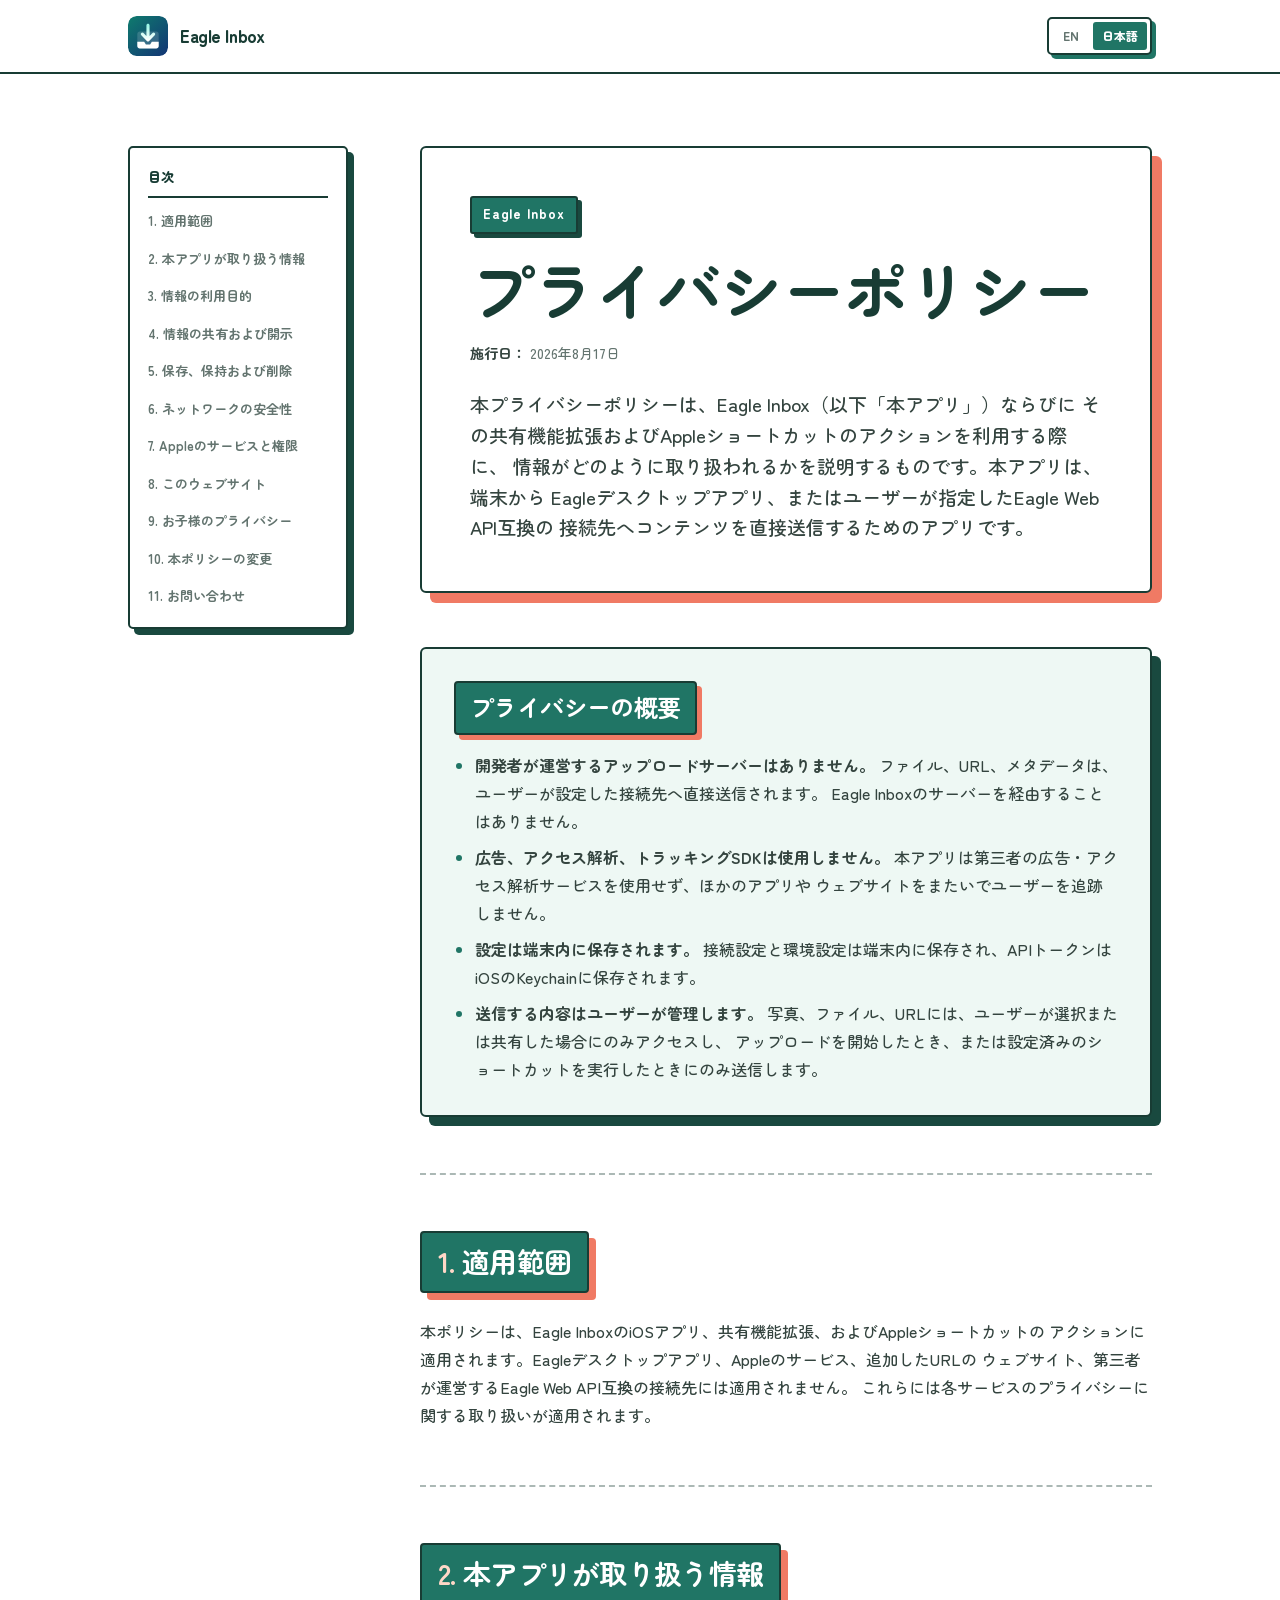
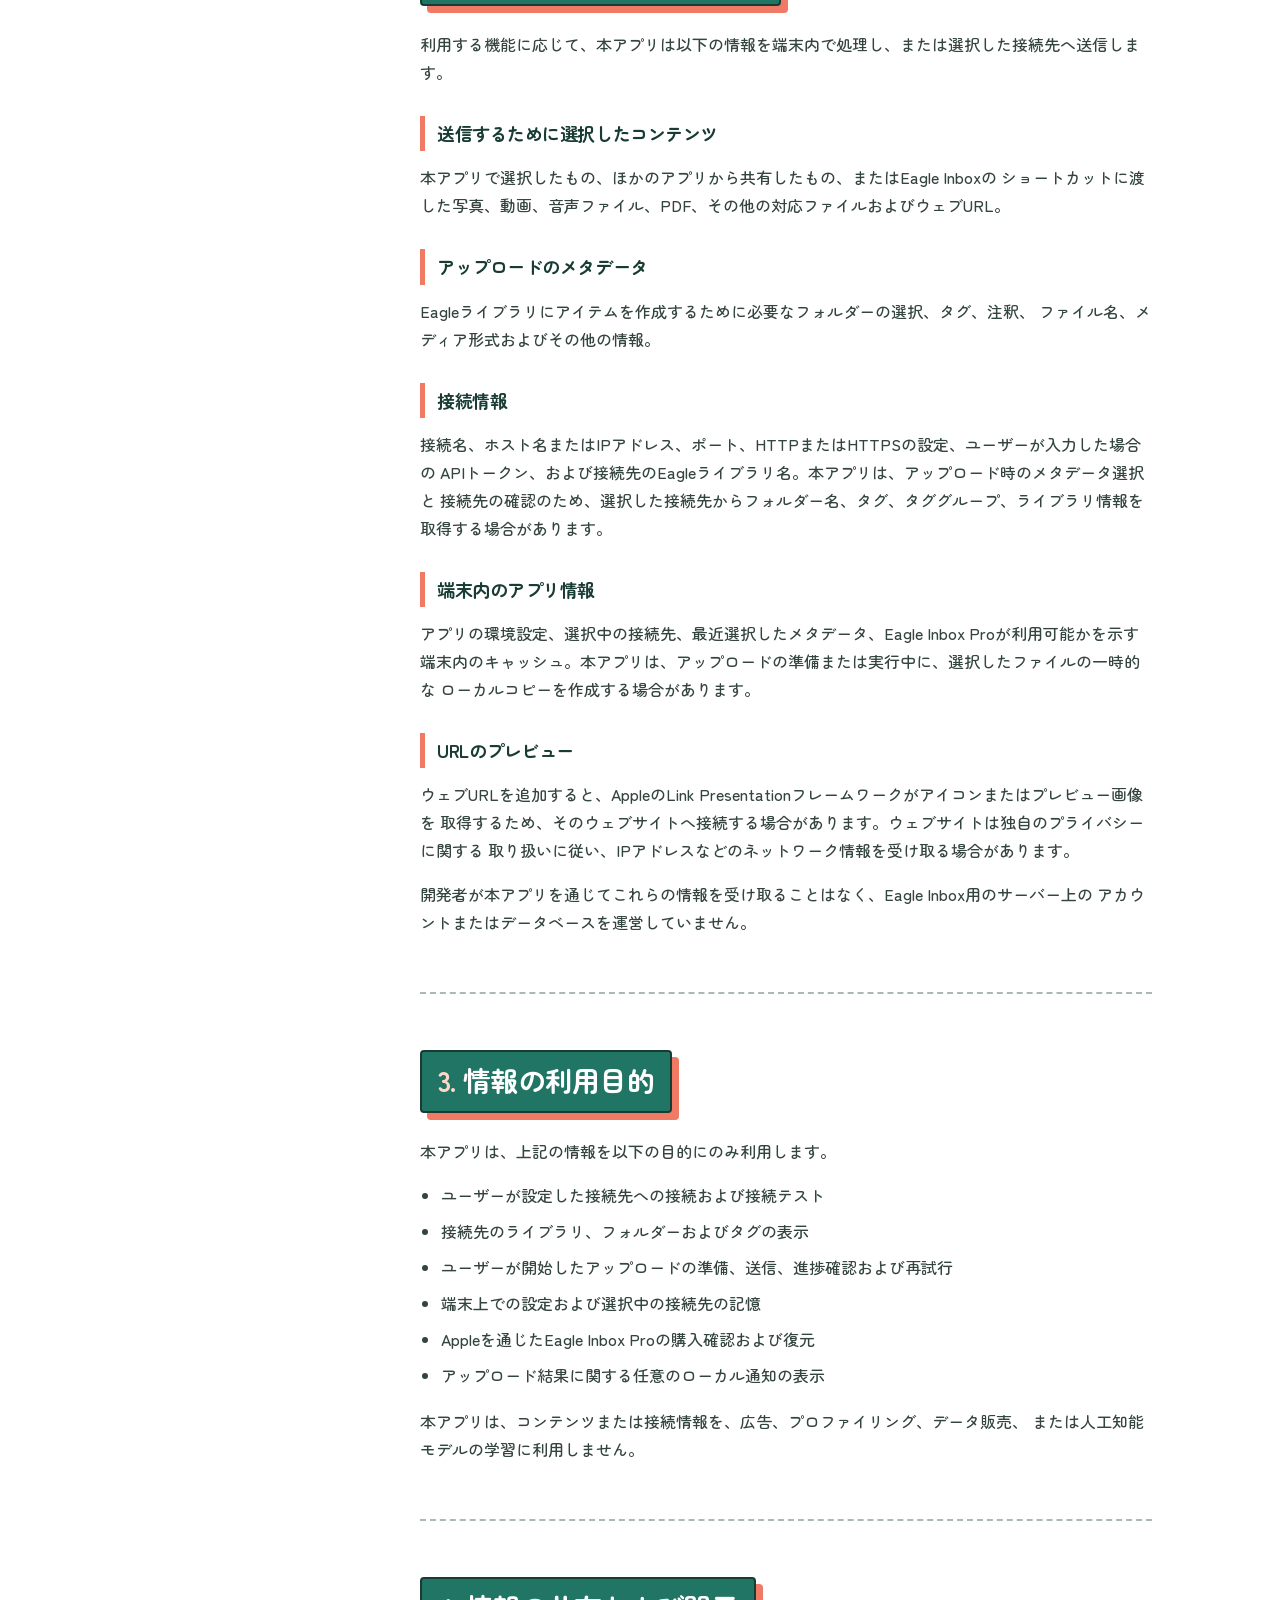
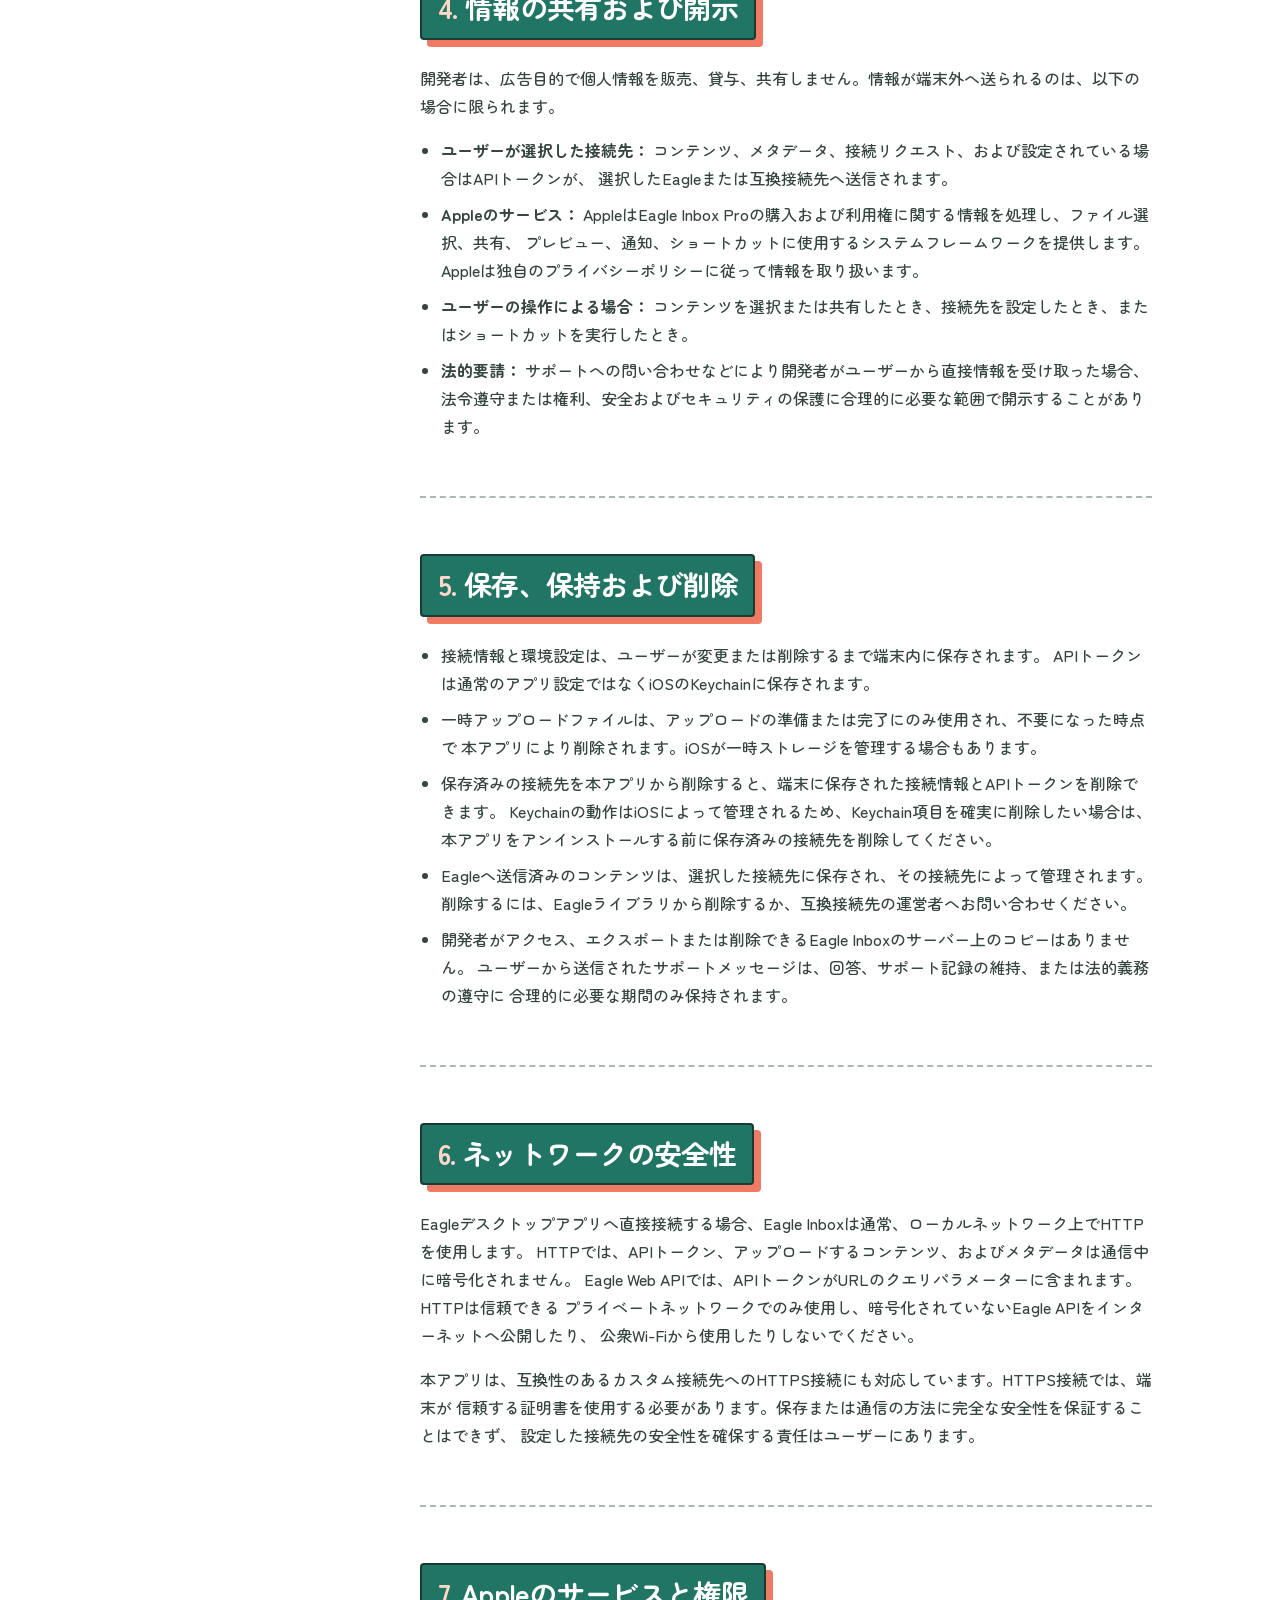
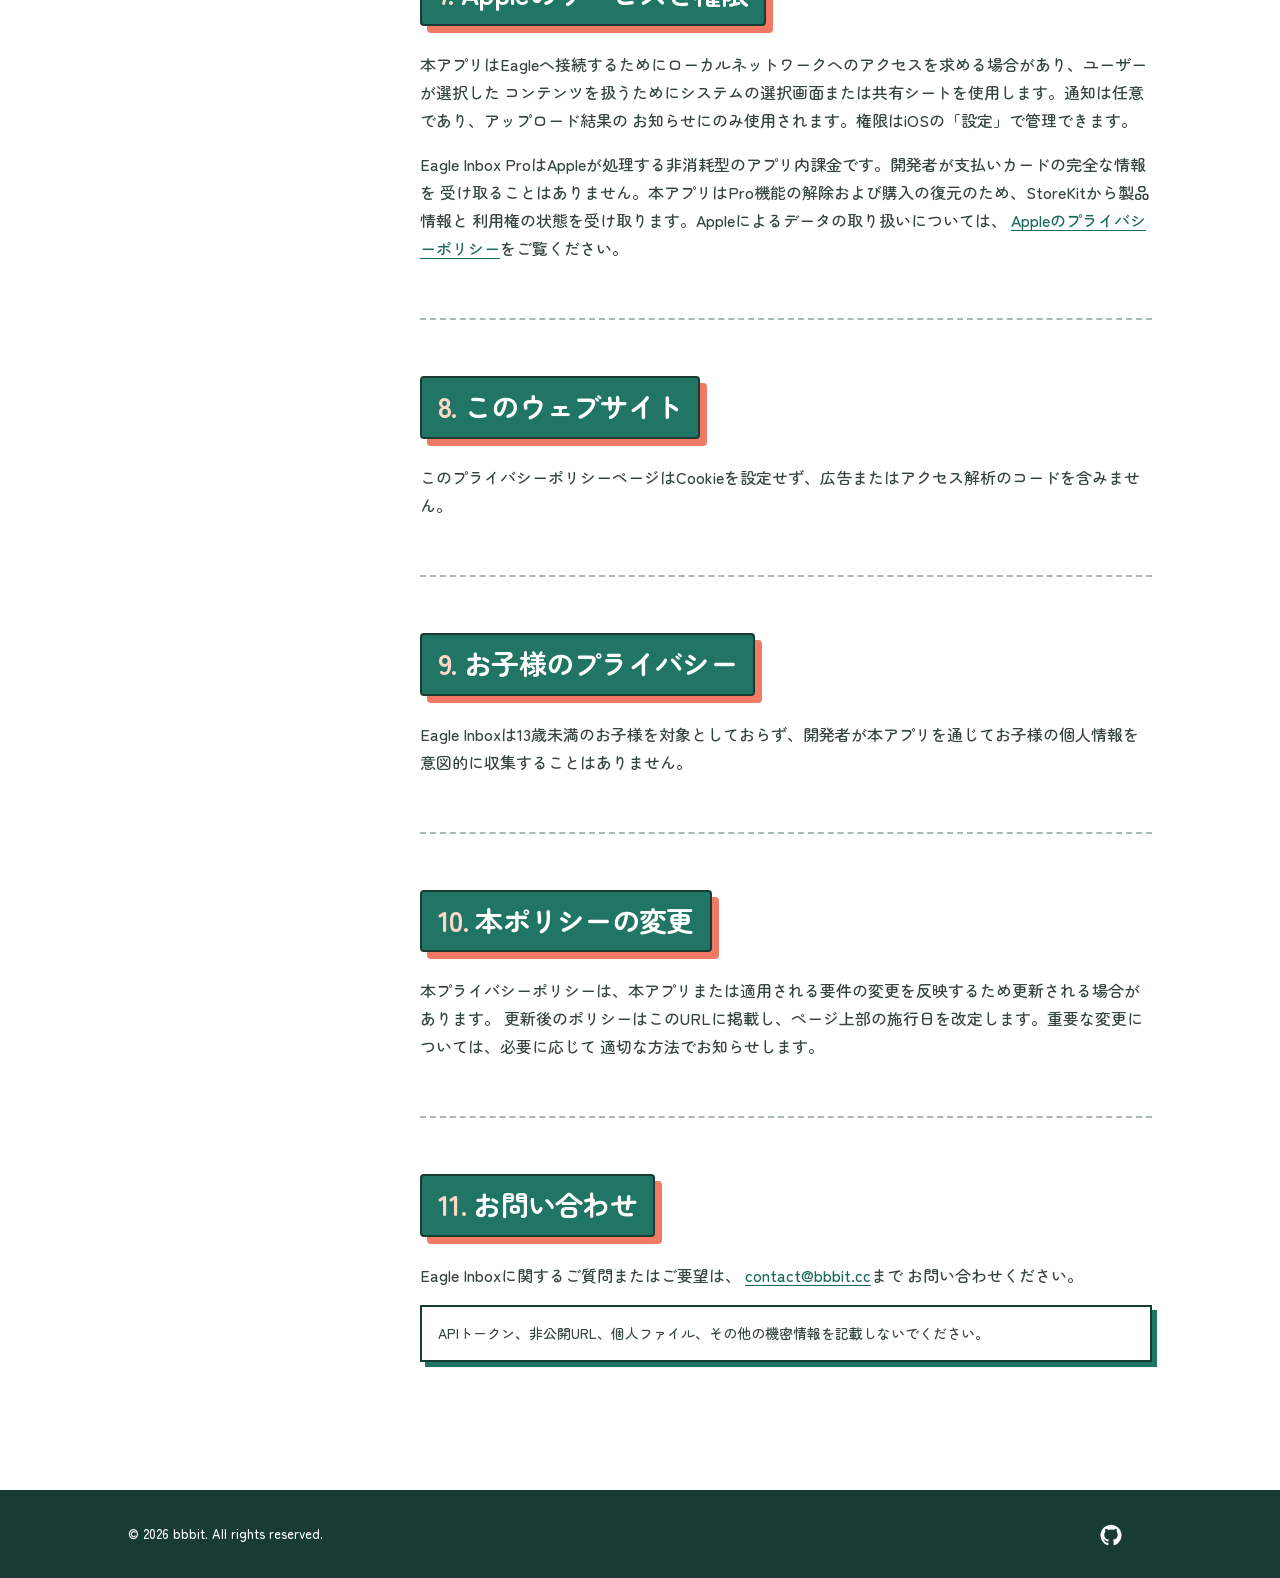
<file: privacy-policy/ja.html>
<!doctype html>
<html lang="ja">
  <head>
    <meta charset="utf-8">
    <meta name="viewport" content="width=device-width, initial-scale=1">
    <meta name="color-scheme" content="light">
    <meta name="theme-color" content="#ffffff">
    <meta
      name="description"
      content="Eagle Inboxの日本語版プライバシーポリシーです。"
    >
    <title>プライバシーポリシー — Eagle Inbox</title>
    <link rel="icon" href="app-icon.svg" type="image/svg+xml">
    <link rel="stylesheet" href="styles.css?v=20260817-2">
    <script src="navigation.js?v=20260816-1" defer></script>
  </head>
  <body>
    <a class="skip-link" href="#main-content">本文へ移動</a>

    <header class="site-header">
      <div class="header-inner">
        <a class="brand" href="./?lang=ja" aria-label="Eagle Inbox プライバシーポリシー ホーム">
          <img src="app-icon.svg" width="40" height="40" alt="">
          <span>Eagle Inbox</span>
        </a>
        <div class="header-actions">
          <nav class="language-switcher" aria-label="言語">
            <a href="./?lang=en" lang="en">EN</a>
            <a href="./?lang=ja" lang="ja" aria-current="page">日本語</a>
          </nav>
          <button
            class="menu-button"
            type="button"
            aria-controls="page-index"
            aria-expanded="false"
          >
            <span class="visually-hidden">目次を開く</span>
            <svg viewBox="0 0 24 24" width="22" height="22" aria-hidden="true">
              <path d="M4 7h16M4 12h16M4 17h16"/>
            </svg>
          </button>
        </div>
      </div>
    </header>

    <div class="page-shell">
      <nav id="page-index" class="table-of-contents" aria-label="目次">
        <div class="drawer-header">
          <p class="toc-title">目次</p>
          <button class="drawer-close" type="button">
            <span class="visually-hidden">目次を閉じる</span>
            <svg viewBox="0 0 24 24" width="22" height="22" aria-hidden="true">
              <path d="m6 6 12 12M18 6 6 18"/>
            </svg>
          </button>
        </div>
        <ol>
          <li><a href="#scope">1. 適用範囲</a></li>
          <li><a href="#information">2. 本アプリが取り扱う情報</a></li>
          <li><a href="#use">3. 情報の利用目的</a></li>
          <li><a href="#sharing">4. 情報の共有および開示</a></li>
          <li><a href="#storage">5. 保存、保持および削除</a></li>
          <li><a href="#security">6. ネットワークの安全性</a></li>
          <li><a href="#apple-services">7. Appleのサービスと権限</a></li>
          <li><a href="#website">8. このウェブサイト</a></li>
          <li><a href="#children">9. お子様のプライバシー</a></li>
          <li><a href="#changes">10. 本ポリシーの変更</a></li>
          <li><a href="#contact">11. お問い合わせ</a></li>
        </ol>
      </nav>
      <button class="drawer-backdrop" type="button" aria-label="目次を閉じる"></button>

      <main id="main-content" class="policy">
        <header class="policy-header">
          <p class="product-name">Eagle Inbox</p>
          <h1><span>プライバシー</span><wbr><span>ポリシー</span></h1>
          <p class="effective-date">
            <strong>施行日：</strong>
            <time datetime="2026-08-17">2026年8月17日</time>
          </p>
          <p class="introduction">
            本プライバシーポリシーは、Eagle Inbox（以下「本アプリ」）ならびに
            その共有機能拡張およびAppleショートカットのアクションを利用する際に、
            情報がどのように取り扱われるかを説明するものです。本アプリは、端末から
            Eagleデスクトップアプリ、またはユーザーが指定したEagle Web API互換の
            接続先へコンテンツを直接送信するためのアプリです。
          </p>
        </header>

        <section id="summary" class="summary" aria-labelledby="summary-title">
          <h2 id="summary-title">プライバシーの概要</h2>
          <ul>
            <li>
              <strong>開発者が運営するアップロードサーバーはありません。</strong>
              ファイル、URL、メタデータは、ユーザーが設定した接続先へ直接送信されます。
              Eagle Inboxのサーバーを経由することはありません。
            </li>
            <li>
              <strong>広告、アクセス解析、トラッキングSDKは使用しません。</strong>
              本アプリは第三者の広告・アクセス解析サービスを使用せず、ほかのアプリや
              ウェブサイトをまたいでユーザーを追跡しません。
            </li>
            <li>
              <strong>設定は端末内に保存されます。</strong>
              接続設定と環境設定は端末内に保存され、APIトークンはiOSのKeychainに保存されます。
            </li>
            <li>
              <strong>送信する内容はユーザーが管理します。</strong>
              写真、ファイル、URLには、ユーザーが選択または共有した場合にのみアクセスし、
              アップロードを開始したとき、または設定済みのショートカットを実行したときにのみ送信します。
            </li>
          </ul>
        </section>

        <section id="scope" aria-labelledby="scope-title">
          <h2 id="scope-title"><span>1.</span> 適用範囲</h2>
          <p>
            本ポリシーは、Eagle InboxのiOSアプリ、共有機能拡張、およびAppleショートカットの
            アクションに適用されます。Eagleデスクトップアプリ、Appleのサービス、追加したURLの
            ウェブサイト、第三者が運営するEagle Web API互換の接続先には適用されません。
            これらには各サービスのプライバシーに関する取り扱いが適用されます。
          </p>
        </section>

        <section id="information" aria-labelledby="information-title">
          <h2 id="information-title"><span>2.</span> 本アプリが取り扱う情報</h2>
          <p>
            利用する機能に応じて、本アプリは以下の情報を端末内で処理し、または選択した接続先へ送信します。
          </p>

          <h3>送信するために選択したコンテンツ</h3>
          <p>
            本アプリで選択したもの、ほかのアプリから共有したもの、またはEagle Inboxの
            ショートカットに渡した写真、動画、音声ファイル、PDF、その他の対応ファイルおよびウェブURL。
          </p>

          <h3>アップロードのメタデータ</h3>
          <p>
            Eagleライブラリにアイテムを作成するために必要なフォルダーの選択、タグ、注釈、
            ファイル名、メディア形式およびその他の情報。
          </p>

          <h3>接続情報</h3>
          <p>
            接続名、ホスト名またはIPアドレス、ポート、HTTPまたはHTTPSの設定、ユーザーが入力した場合の
            APIトークン、および接続先のEagleライブラリ名。本アプリは、アップロード時のメタデータ選択と
            接続先の確認のため、選択した接続先からフォルダー名、タグ、タググループ、ライブラリ情報を取得する場合があります。
          </p>

          <h3>端末内のアプリ情報</h3>
          <p>
            アプリの環境設定、選択中の接続先、最近選択したメタデータ、Eagle Inbox Proが利用可能かを示す
            端末内のキャッシュ。本アプリは、アップロードの準備または実行中に、選択したファイルの一時的な
            ローカルコピーを作成する場合があります。
          </p>

          <h3>URLのプレビュー</h3>
          <p>
            ウェブURLを追加すると、AppleのLink Presentationフレームワークがアイコンまたはプレビュー画像を
            取得するため、そのウェブサイトへ接続する場合があります。ウェブサイトは独自のプライバシーに関する
            取り扱いに従い、IPアドレスなどのネットワーク情報を受け取る場合があります。
          </p>

          <p>
            開発者が本アプリを通じてこれらの情報を受け取ることはなく、Eagle Inbox用のサーバー上の
            アカウントまたはデータベースを運営していません。
          </p>
        </section>

        <section id="use" aria-labelledby="use-title">
          <h2 id="use-title"><span>3.</span> 情報の利用目的</h2>
          <p>本アプリは、上記の情報を以下の目的にのみ利用します。</p>
          <ul>
            <li>ユーザーが設定した接続先への接続および接続テスト</li>
            <li>接続先のライブラリ、フォルダーおよびタグの表示</li>
            <li>ユーザーが開始したアップロードの準備、送信、進捗確認および再試行</li>
            <li>端末上での設定および選択中の接続先の記憶</li>
            <li>Appleを通じたEagle Inbox Proの購入確認および復元</li>
            <li>アップロード結果に関する任意のローカル通知の表示</li>
          </ul>
          <p>
            本アプリは、コンテンツまたは接続情報を、広告、プロファイリング、データ販売、
            または人工知能モデルの学習に利用しません。
          </p>
        </section>

        <section id="sharing" aria-labelledby="sharing-title">
          <h2 id="sharing-title"><span>4.</span> 情報の共有および開示</h2>
          <p>
            開発者は、広告目的で個人情報を販売、貸与、共有しません。情報が端末外へ送られるのは、以下の場合に限られます。
          </p>
          <ul>
            <li>
              <strong>ユーザーが選択した接続先：</strong>
              コンテンツ、メタデータ、接続リクエスト、および設定されている場合はAPIトークンが、
              選択したEagleまたは互換接続先へ送信されます。
            </li>
            <li>
              <strong>Appleのサービス：</strong>
              AppleはEagle Inbox Proの購入および利用権に関する情報を処理し、ファイル選択、共有、
              プレビュー、通知、ショートカットに使用するシステムフレームワークを提供します。
              Appleは独自のプライバシーポリシーに従って情報を取り扱います。
            </li>
            <li>
              <strong>ユーザーの操作による場合：</strong>
              コンテンツを選択または共有したとき、接続先を設定したとき、またはショートカットを実行したとき。
            </li>
            <li>
              <strong>法的要請：</strong>
              サポートへの問い合わせなどにより開発者がユーザーから直接情報を受け取った場合、
              法令遵守または権利、安全およびセキュリティの保護に合理的に必要な範囲で開示することがあります。
            </li>
          </ul>
        </section>

        <section id="storage" aria-labelledby="storage-title">
          <h2 id="storage-title"><span>5.</span> 保存、保持および削除</h2>
          <ul>
            <li>
              接続情報と環境設定は、ユーザーが変更または削除するまで端末内に保存されます。
              APIトークンは通常のアプリ設定ではなくiOSのKeychainに保存されます。
            </li>
            <li>
              一時アップロードファイルは、アップロードの準備または完了にのみ使用され、不要になった時点で
              本アプリにより削除されます。iOSが一時ストレージを管理する場合もあります。
            </li>
            <li>
              保存済みの接続先を本アプリから削除すると、端末に保存された接続情報とAPIトークンを削除できます。
              Keychainの動作はiOSによって管理されるため、Keychain項目を確実に削除したい場合は、
              本アプリをアンインストールする前に保存済みの接続先を削除してください。
            </li>
            <li>
              Eagleへ送信済みのコンテンツは、選択した接続先に保存され、その接続先によって管理されます。
              削除するには、Eagleライブラリから削除するか、互換接続先の運営者へお問い合わせください。
            </li>
            <li>
              開発者がアクセス、エクスポートまたは削除できるEagle Inboxのサーバー上のコピーはありません。
              ユーザーから送信されたサポートメッセージは、回答、サポート記録の維持、または法的義務の遵守に
              合理的に必要な期間のみ保持されます。
            </li>
          </ul>
        </section>

        <section id="security" aria-labelledby="security-title">
          <h2 id="security-title"><span>6.</span> ネットワークの安全性</h2>
          <p>
            Eagleデスクトップアプリへ直接接続する場合、Eagle Inboxは通常、ローカルネットワーク上でHTTPを使用します。
            HTTPでは、APIトークン、アップロードするコンテンツ、およびメタデータは通信中に暗号化されません。
            Eagle Web APIでは、APIトークンがURLのクエリパラメーターに含まれます。HTTPは信頼できる
            プライベートネットワークでのみ使用し、暗号化されていないEagle APIをインターネットへ公開したり、
            公衆Wi-Fiから使用したりしないでください。
          </p>
          <p>
            本アプリは、互換性のあるカスタム接続先へのHTTPS接続にも対応しています。HTTPS接続では、端末が
            信頼する証明書を使用する必要があります。保存または通信の方法に完全な安全性を保証することはできず、
            設定した接続先の安全性を確保する責任はユーザーにあります。
          </p>
        </section>

        <section id="apple-services" aria-labelledby="apple-services-title">
          <h2 id="apple-services-title"><span>7.</span> Appleのサービスと権限</h2>
          <p>
            本アプリはEagleへ接続するためにローカルネットワークへのアクセスを求める場合があり、ユーザーが選択した
            コンテンツを扱うためにシステムの選択画面または共有シートを使用します。通知は任意であり、アップロード結果の
            お知らせにのみ使用されます。権限はiOSの「設定」で管理できます。
          </p>
          <p>
            Eagle Inbox ProはAppleが処理する非消耗型のアプリ内課金です。開発者が支払いカードの完全な情報を
            受け取ることはありません。本アプリはPro機能の解除および購入の復元のため、StoreKitから製品情報と
            利用権の状態を受け取ります。Appleによるデータの取り扱いについては、
            <a href="https://www.apple.com/jp/legal/privacy/" rel="external">Appleのプライバシーポリシー</a>をご覧ください。
          </p>
        </section>

        <section id="website" aria-labelledby="website-title">
          <h2 id="website-title"><span>8.</span> このウェブサイト</h2>
          <p>
            このプライバシーポリシーページはCookieを設定せず、広告またはアクセス解析のコードを含みません。
          </p>
        </section>

        <section id="children" aria-labelledby="children-title">
          <h2 id="children-title"><span>9.</span> お子様のプライバシー</h2>
          <p>
            Eagle Inboxは13歳未満のお子様を対象としておらず、開発者が本アプリを通じてお子様の個人情報を
            意図的に収集することはありません。
          </p>
        </section>

        <section id="changes" aria-labelledby="changes-title">
          <h2 id="changes-title"><span>10.</span> 本ポリシーの変更</h2>
          <p>
            本プライバシーポリシーは、本アプリまたは適用される要件の変更を反映するため更新される場合があります。
            更新後のポリシーはこのURLに掲載し、ページ上部の施行日を改定します。重要な変更については、必要に応じて
            適切な方法でお知らせします。
          </p>
        </section>

        <section id="contact" aria-labelledby="contact-title">
          <h2 id="contact-title"><span>11.</span> お問い合わせ</h2>
          <p>
            Eagle Inboxに関するご質問またはご要望は、
            <a href="mailto:contact@bbbit.cc">contact@bbbit.cc</a>まで
            お問い合わせください。
          </p>
          <p class="contact-note">
            APIトークン、非公開URL、個人ファイル、その他の機密情報を記載しないでください。
          </p>
        </section>
      </main>
    </div>

    <footer class="site-footer">
      <div class="footer-inner">
        <p>© 2026 bbbit. All rights reserved.</p>
        <a
          class="github-link"
          href="https://github.com/tuki0918/eagleinbox"
          target="_blank"
          rel="noopener noreferrer"
          aria-label="GitHubでEagle Inboxのリポジトリを開く"
          title="GitHubリポジトリ"
        >
          <svg viewBox="0 0 24 24" width="22" height="22" aria-hidden="true">
            <path d="M12 .7a11.5 11.5 0 0 0-3.64 22.41c.58.1.79-.25.79-.56v-2.23c-3.22.7-3.9-1.37-3.9-1.37-.52-1.34-1.28-1.7-1.28-1.7-1.05-.72.08-.7.08-.7 1.16.08 1.77 1.19 1.77 1.19 1.03 1.77 2.7 1.26 3.36.96.1-.75.4-1.26.74-1.55-2.57-.29-5.27-1.29-5.27-5.69 0-1.26.45-2.28 1.18-3.09-.12-.29-.51-1.47.11-3.05 0 0 .97-.31 3.16 1.18A11 11 0 0 1 12 6.11c.98 0 1.96.13 2.88.39 2.2-1.49 3.16-1.18 3.16-1.18.63 1.58.23 2.76.12 3.05.73.81 1.17 1.83 1.17 3.09 0 4.42-2.7 5.39-5.28 5.68.42.36.79 1.07.79 2.16v3.25c0 .31.21.67.8.56A11.5 11.5 0 0 0 12 .7Z"/>
          </svg>
          <span class="visually-hidden">GitHubリポジトリ</span>
        </a>
      </div>
    </footer>
  </body>
</html>
</file>
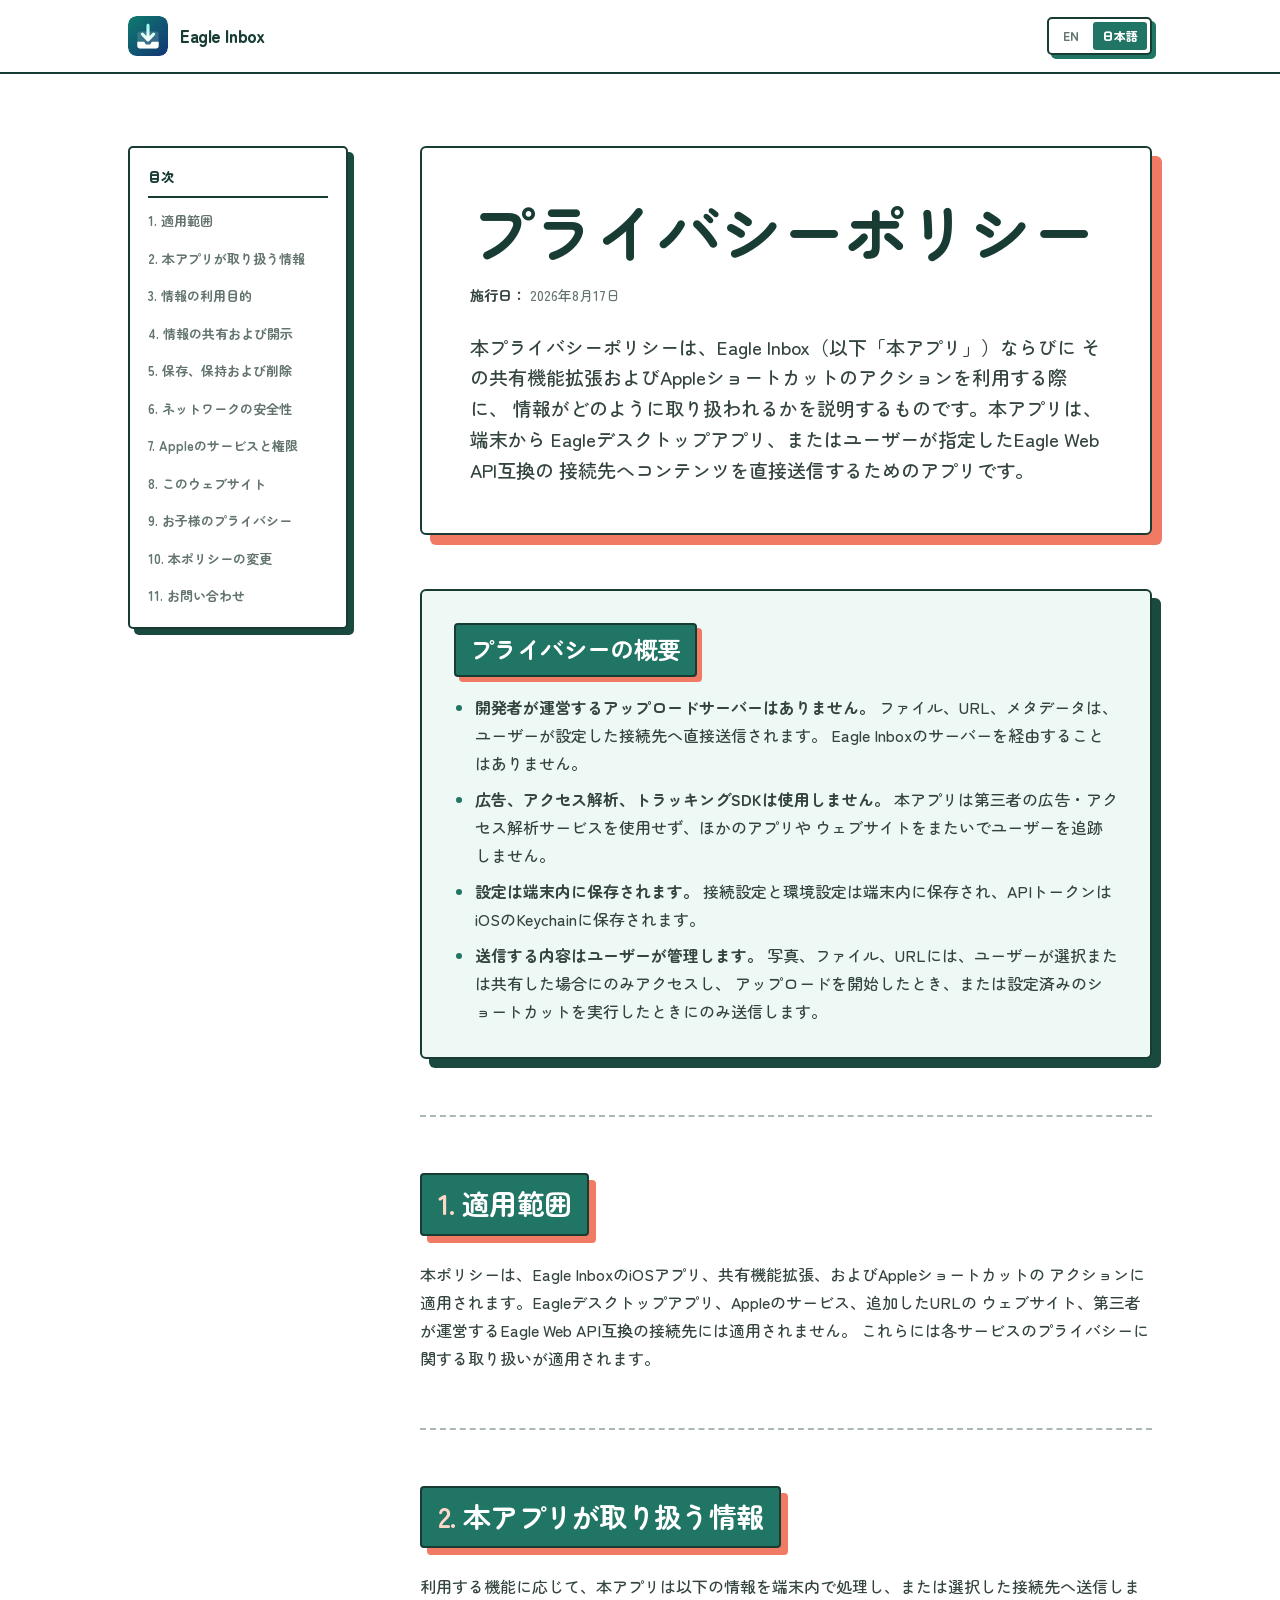
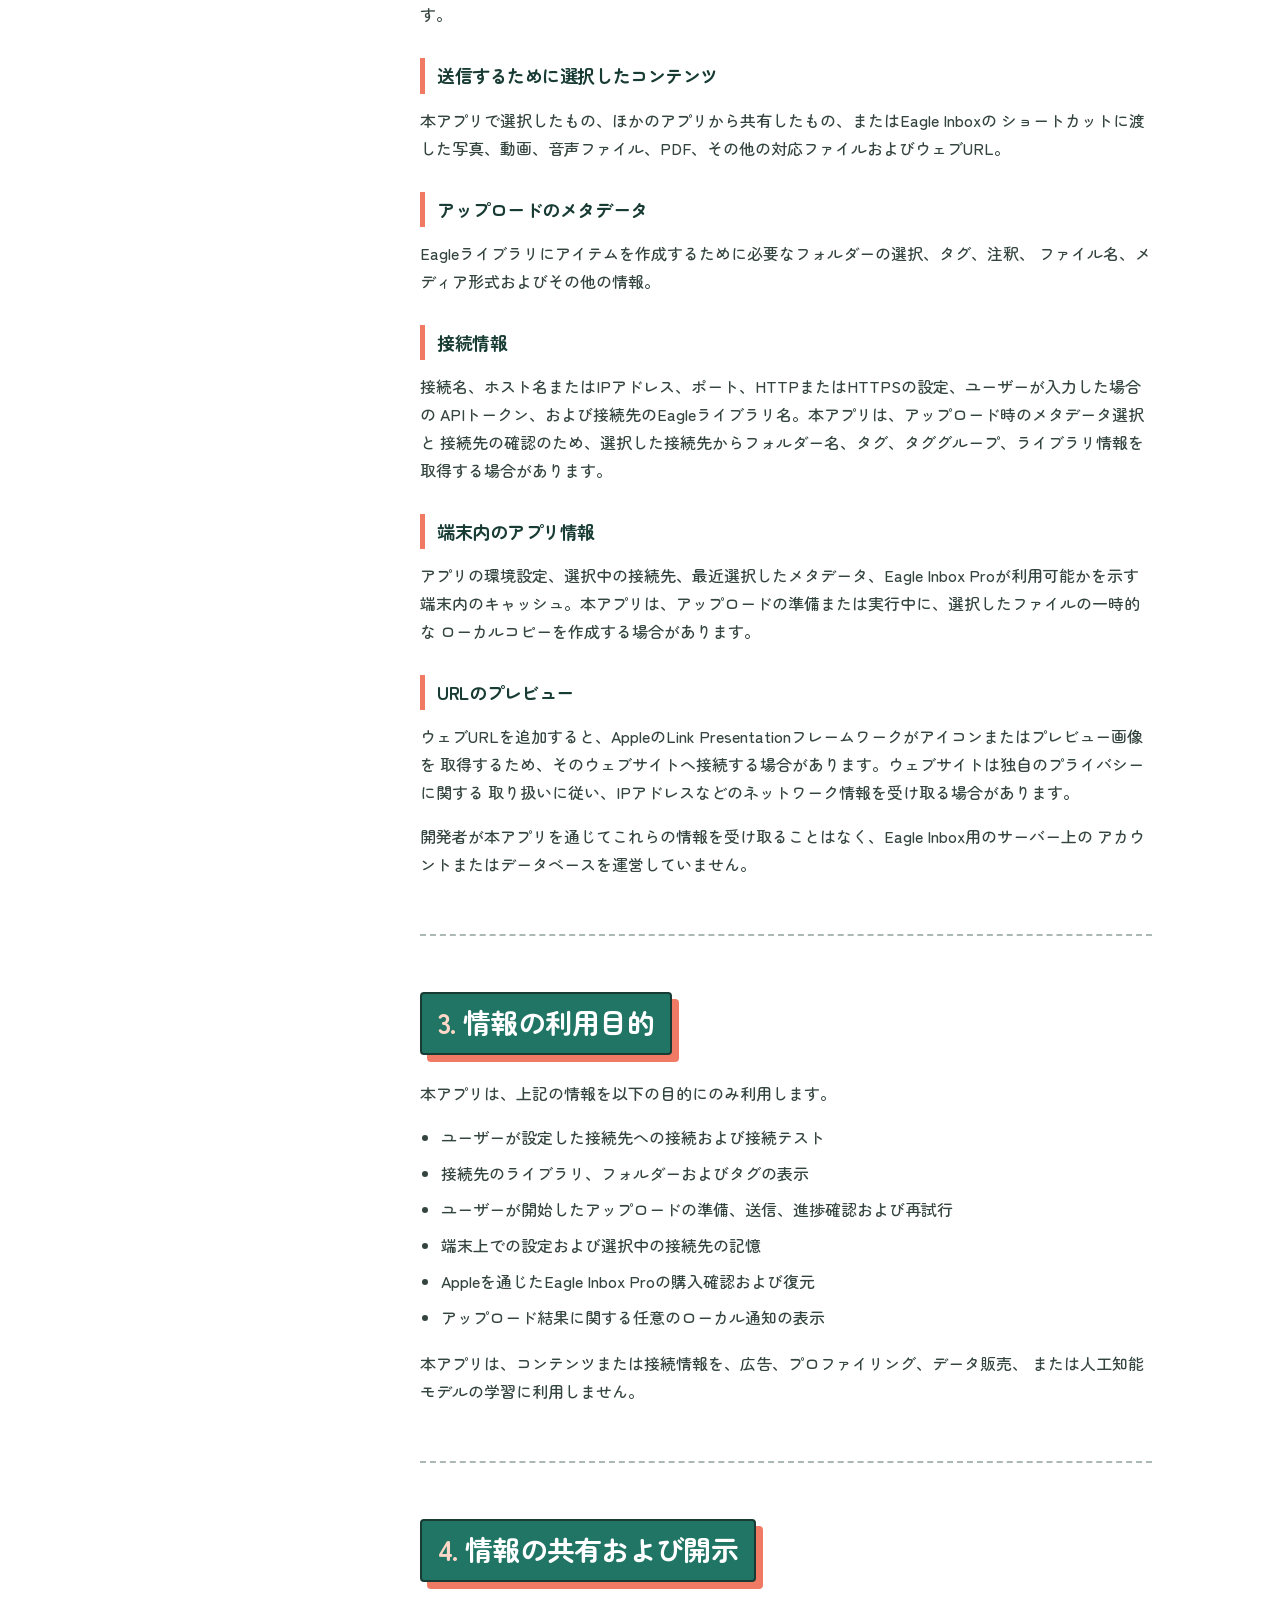
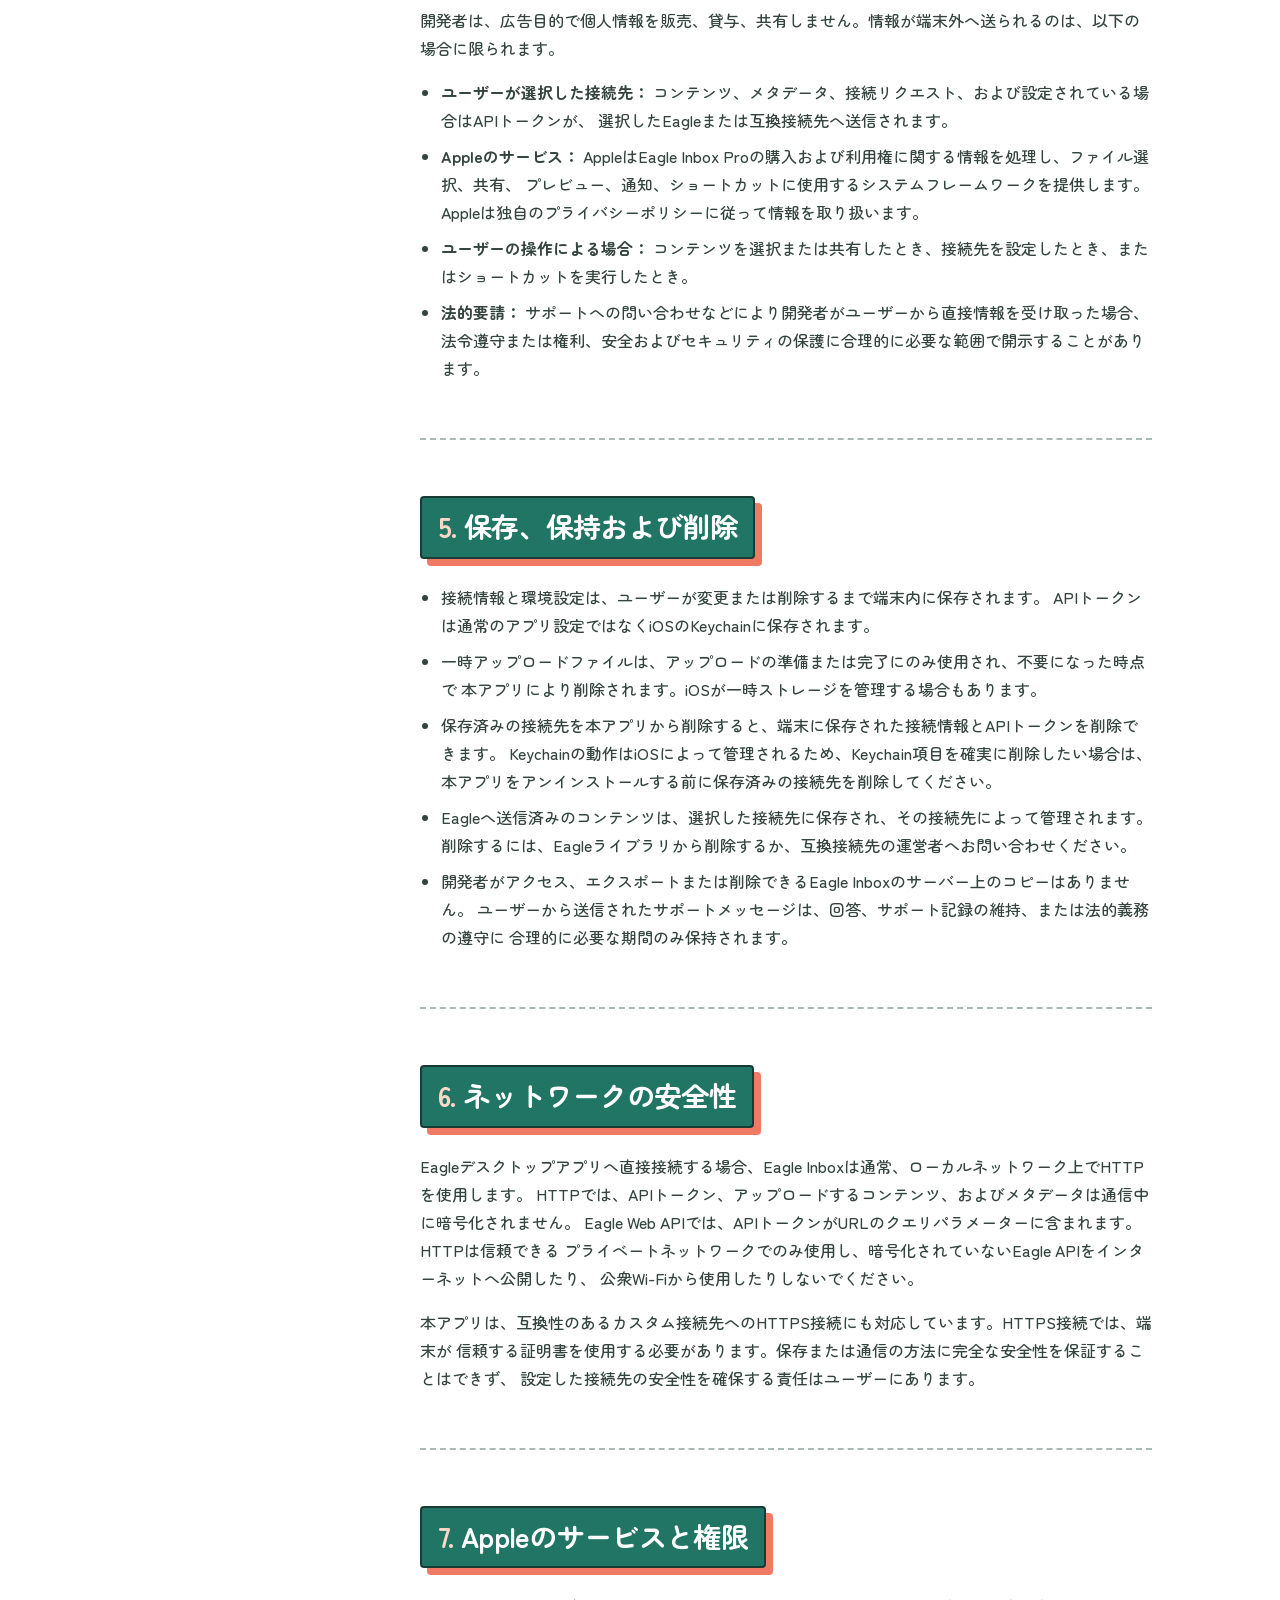
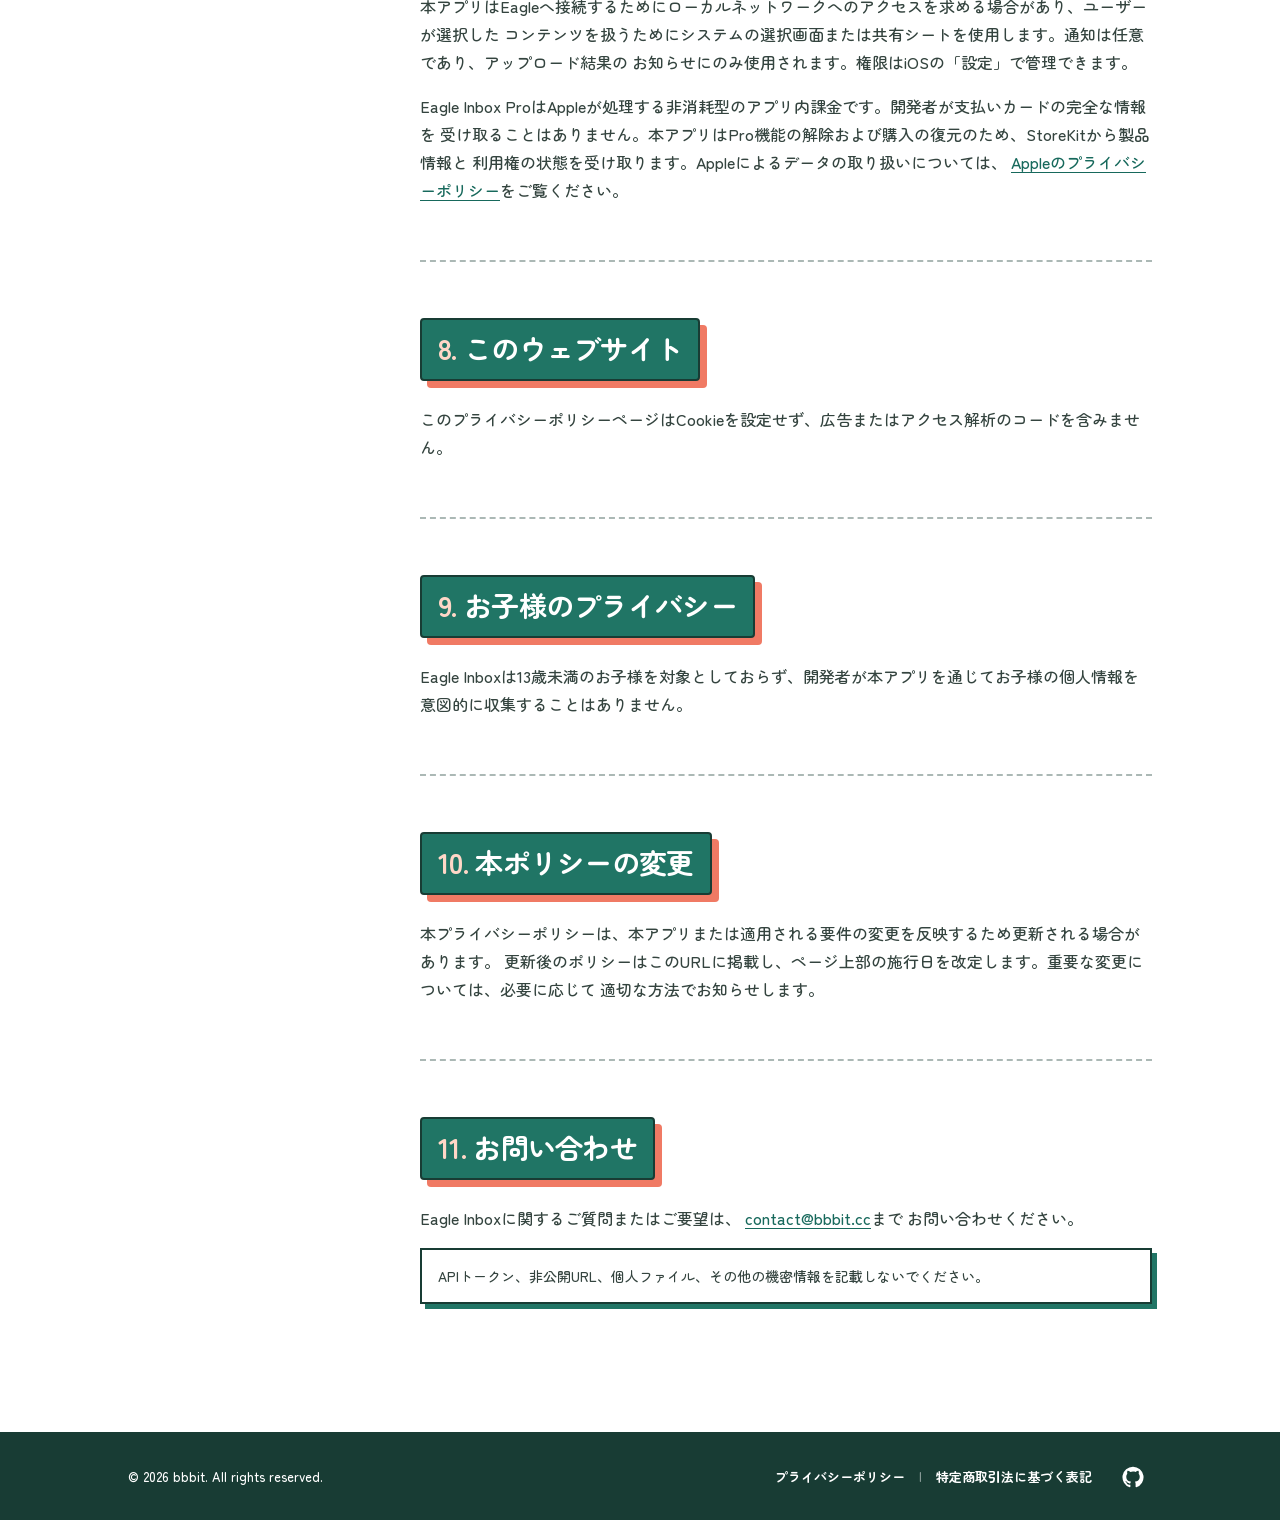
<file: privacy-policy/privacy/ja.html>
<!doctype html>
<html lang="ja">
  <head>
    <meta charset="utf-8">
    <meta name="viewport" content="width=device-width, initial-scale=1">
    <meta name="color-scheme" content="light">
    <meta name="theme-color" content="#ffffff">
    <meta
      name="description"
      content="Eagle Inboxの日本語版プライバシーポリシーです。"
    >
    <title>プライバシーポリシー — Eagle Inbox</title>
    <link rel="icon" href="../app-icon.svg" type="image/svg+xml">
    <link rel="stylesheet" href="../styles.css?v=20260819-1">
    <script src="../navigation.js?v=20260818-1" defer></script>
  </head>
  <body>
    <a class="skip-link" href="#main-content">本文へ移動</a>

    <header class="site-header">
      <div class="header-inner">
        <a class="brand" href="../?lang=ja" aria-label="Eagle Inbox ホーム">
          <img src="../app-icon.svg" width="40" height="40" alt="">
          <span>Eagle Inbox</span>
        </a>
        <div class="header-actions">
          <nav class="language-switcher" aria-label="言語">
            <a href="./?lang=en" lang="en">EN</a>
            <a href="./?lang=ja" lang="ja" aria-current="page">日本語</a>
          </nav>
          <button
            class="menu-button"
            type="button"
            aria-controls="page-index"
            aria-expanded="false"
          >
            <span class="visually-hidden">目次を開く</span>
            <svg viewBox="0 0 24 24" width="22" height="22" aria-hidden="true">
              <path d="M4 7h16M4 12h16M4 17h16"/>
            </svg>
          </button>
        </div>
      </div>
    </header>

    <div class="page-shell">
      <nav id="page-index" class="table-of-contents" aria-label="目次">
        <div class="drawer-header">
          <p class="toc-title">目次</p>
          <button class="drawer-close" type="button">
            <span class="visually-hidden">目次を閉じる</span>
            <svg viewBox="0 0 24 24" width="22" height="22" aria-hidden="true">
              <path d="m6 6 12 12M18 6 6 18"/>
            </svg>
          </button>
        </div>
        <ol>
          <li><a href="#scope">1. 適用範囲</a></li>
          <li><a href="#information">2. 本アプリが取り扱う情報</a></li>
          <li><a href="#use">3. 情報の利用目的</a></li>
          <li><a href="#sharing">4. 情報の共有および開示</a></li>
          <li><a href="#storage">5. 保存、保持および削除</a></li>
          <li><a href="#security">6. ネットワークの安全性</a></li>
          <li><a href="#apple-services">7. Appleのサービスと権限</a></li>
          <li><a href="#website">8. このウェブサイト</a></li>
          <li><a href="#children">9. お子様のプライバシー</a></li>
          <li><a href="#changes">10. 本ポリシーの変更</a></li>
          <li><a href="#contact">11. お問い合わせ</a></li>
        </ol>
      </nav>
      <button class="drawer-backdrop" type="button" aria-label="目次を閉じる"></button>

      <main id="main-content" class="policy">
        <header class="policy-header">
          <h1><span>プライバシー</span><wbr><span>ポリシー</span></h1>
          <p class="effective-date">
            <strong>施行日：</strong>
            <time datetime="2026-08-17">2026年8月17日</time>
          </p>
          <p class="introduction">
            本プライバシーポリシーは、Eagle Inbox（以下「本アプリ」）ならびに
            その共有機能拡張およびAppleショートカットのアクションを利用する際に、
            情報がどのように取り扱われるかを説明するものです。本アプリは、端末から
            Eagleデスクトップアプリ、またはユーザーが指定したEagle Web API互換の
            接続先へコンテンツを直接送信するためのアプリです。
          </p>
        </header>

        <section id="summary" class="summary" aria-labelledby="summary-title">
          <h2 id="summary-title">プライバシーの概要</h2>
          <ul>
            <li>
              <strong>開発者が運営するアップロードサーバーはありません。</strong>
              ファイル、URL、メタデータは、ユーザーが設定した接続先へ直接送信されます。
              Eagle Inboxのサーバーを経由することはありません。
            </li>
            <li>
              <strong>広告、アクセス解析、トラッキングSDKは使用しません。</strong>
              本アプリは第三者の広告・アクセス解析サービスを使用せず、ほかのアプリや
              ウェブサイトをまたいでユーザーを追跡しません。
            </li>
            <li>
              <strong>設定は端末内に保存されます。</strong>
              接続設定と環境設定は端末内に保存され、APIトークンはiOSのKeychainに保存されます。
            </li>
            <li>
              <strong>送信する内容はユーザーが管理します。</strong>
              写真、ファイル、URLには、ユーザーが選択または共有した場合にのみアクセスし、
              アップロードを開始したとき、または設定済みのショートカットを実行したときにのみ送信します。
            </li>
          </ul>
        </section>

        <section id="scope" aria-labelledby="scope-title">
          <h2 id="scope-title"><span>1.</span> 適用範囲</h2>
          <p>
            本ポリシーは、Eagle InboxのiOSアプリ、共有機能拡張、およびAppleショートカットの
            アクションに適用されます。Eagleデスクトップアプリ、Appleのサービス、追加したURLの
            ウェブサイト、第三者が運営するEagle Web API互換の接続先には適用されません。
            これらには各サービスのプライバシーに関する取り扱いが適用されます。
          </p>
        </section>

        <section id="information" aria-labelledby="information-title">
          <h2 id="information-title"><span>2.</span> 本アプリが取り扱う情報</h2>
          <p>
            利用する機能に応じて、本アプリは以下の情報を端末内で処理し、または選択した接続先へ送信します。
          </p>

          <h3>送信するために選択したコンテンツ</h3>
          <p>
            本アプリで選択したもの、ほかのアプリから共有したもの、またはEagle Inboxの
            ショートカットに渡した写真、動画、音声ファイル、PDF、その他の対応ファイルおよびウェブURL。
          </p>

          <h3>アップロードのメタデータ</h3>
          <p>
            Eagleライブラリにアイテムを作成するために必要なフォルダーの選択、タグ、注釈、
            ファイル名、メディア形式およびその他の情報。
          </p>

          <h3>接続情報</h3>
          <p>
            接続名、ホスト名またはIPアドレス、ポート、HTTPまたはHTTPSの設定、ユーザーが入力した場合の
            APIトークン、および接続先のEagleライブラリ名。本アプリは、アップロード時のメタデータ選択と
            接続先の確認のため、選択した接続先からフォルダー名、タグ、タググループ、ライブラリ情報を取得する場合があります。
          </p>

          <h3>端末内のアプリ情報</h3>
          <p>
            アプリの環境設定、選択中の接続先、最近選択したメタデータ、Eagle Inbox Proが利用可能かを示す
            端末内のキャッシュ。本アプリは、アップロードの準備または実行中に、選択したファイルの一時的な
            ローカルコピーを作成する場合があります。
          </p>

          <h3>URLのプレビュー</h3>
          <p>
            ウェブURLを追加すると、AppleのLink Presentationフレームワークがアイコンまたはプレビュー画像を
            取得するため、そのウェブサイトへ接続する場合があります。ウェブサイトは独自のプライバシーに関する
            取り扱いに従い、IPアドレスなどのネットワーク情報を受け取る場合があります。
          </p>

          <p>
            開発者が本アプリを通じてこれらの情報を受け取ることはなく、Eagle Inbox用のサーバー上の
            アカウントまたはデータベースを運営していません。
          </p>
        </section>

        <section id="use" aria-labelledby="use-title">
          <h2 id="use-title"><span>3.</span> 情報の利用目的</h2>
          <p>本アプリは、上記の情報を以下の目的にのみ利用します。</p>
          <ul>
            <li>ユーザーが設定した接続先への接続および接続テスト</li>
            <li>接続先のライブラリ、フォルダーおよびタグの表示</li>
            <li>ユーザーが開始したアップロードの準備、送信、進捗確認および再試行</li>
            <li>端末上での設定および選択中の接続先の記憶</li>
            <li>Appleを通じたEagle Inbox Proの購入確認および復元</li>
            <li>アップロード結果に関する任意のローカル通知の表示</li>
          </ul>
          <p>
            本アプリは、コンテンツまたは接続情報を、広告、プロファイリング、データ販売、
            または人工知能モデルの学習に利用しません。
          </p>
        </section>

        <section id="sharing" aria-labelledby="sharing-title">
          <h2 id="sharing-title"><span>4.</span> 情報の共有および開示</h2>
          <p>
            開発者は、広告目的で個人情報を販売、貸与、共有しません。情報が端末外へ送られるのは、以下の場合に限られます。
          </p>
          <ul>
            <li>
              <strong>ユーザーが選択した接続先：</strong>
              コンテンツ、メタデータ、接続リクエスト、および設定されている場合はAPIトークンが、
              選択したEagleまたは互換接続先へ送信されます。
            </li>
            <li>
              <strong>Appleのサービス：</strong>
              AppleはEagle Inbox Proの購入および利用権に関する情報を処理し、ファイル選択、共有、
              プレビュー、通知、ショートカットに使用するシステムフレームワークを提供します。
              Appleは独自のプライバシーポリシーに従って情報を取り扱います。
            </li>
            <li>
              <strong>ユーザーの操作による場合：</strong>
              コンテンツを選択または共有したとき、接続先を設定したとき、またはショートカットを実行したとき。
            </li>
            <li>
              <strong>法的要請：</strong>
              サポートへの問い合わせなどにより開発者がユーザーから直接情報を受け取った場合、
              法令遵守または権利、安全およびセキュリティの保護に合理的に必要な範囲で開示することがあります。
            </li>
          </ul>
        </section>

        <section id="storage" aria-labelledby="storage-title">
          <h2 id="storage-title"><span>5.</span> 保存、保持および削除</h2>
          <ul>
            <li>
              接続情報と環境設定は、ユーザーが変更または削除するまで端末内に保存されます。
              APIトークンは通常のアプリ設定ではなくiOSのKeychainに保存されます。
            </li>
            <li>
              一時アップロードファイルは、アップロードの準備または完了にのみ使用され、不要になった時点で
              本アプリにより削除されます。iOSが一時ストレージを管理する場合もあります。
            </li>
            <li>
              保存済みの接続先を本アプリから削除すると、端末に保存された接続情報とAPIトークンを削除できます。
              Keychainの動作はiOSによって管理されるため、Keychain項目を確実に削除したい場合は、
              本アプリをアンインストールする前に保存済みの接続先を削除してください。
            </li>
            <li>
              Eagleへ送信済みのコンテンツは、選択した接続先に保存され、その接続先によって管理されます。
              削除するには、Eagleライブラリから削除するか、互換接続先の運営者へお問い合わせください。
            </li>
            <li>
              開発者がアクセス、エクスポートまたは削除できるEagle Inboxのサーバー上のコピーはありません。
              ユーザーから送信されたサポートメッセージは、回答、サポート記録の維持、または法的義務の遵守に
              合理的に必要な期間のみ保持されます。
            </li>
          </ul>
        </section>

        <section id="security" aria-labelledby="security-title">
          <h2 id="security-title"><span>6.</span> ネットワークの安全性</h2>
          <p>
            Eagleデスクトップアプリへ直接接続する場合、Eagle Inboxは通常、ローカルネットワーク上でHTTPを使用します。
            HTTPでは、APIトークン、アップロードするコンテンツ、およびメタデータは通信中に暗号化されません。
            Eagle Web APIでは、APIトークンがURLのクエリパラメーターに含まれます。HTTPは信頼できる
            プライベートネットワークでのみ使用し、暗号化されていないEagle APIをインターネットへ公開したり、
            公衆Wi-Fiから使用したりしないでください。
          </p>
          <p>
            本アプリは、互換性のあるカスタム接続先へのHTTPS接続にも対応しています。HTTPS接続では、端末が
            信頼する証明書を使用する必要があります。保存または通信の方法に完全な安全性を保証することはできず、
            設定した接続先の安全性を確保する責任はユーザーにあります。
          </p>
        </section>

        <section id="apple-services" aria-labelledby="apple-services-title">
          <h2 id="apple-services-title"><span>7.</span> Appleのサービスと権限</h2>
          <p>
            本アプリはEagleへ接続するためにローカルネットワークへのアクセスを求める場合があり、ユーザーが選択した
            コンテンツを扱うためにシステムの選択画面または共有シートを使用します。通知は任意であり、アップロード結果の
            お知らせにのみ使用されます。権限はiOSの「設定」で管理できます。
          </p>
          <p>
            Eagle Inbox ProはAppleが処理する非消耗型のアプリ内課金です。開発者が支払いカードの完全な情報を
            受け取ることはありません。本アプリはPro機能の解除および購入の復元のため、StoreKitから製品情報と
            利用権の状態を受け取ります。Appleによるデータの取り扱いについては、
            <a href="https://www.apple.com/jp/legal/privacy/" rel="external">Appleのプライバシーポリシー</a>をご覧ください。
          </p>
        </section>

        <section id="website" aria-labelledby="website-title">
          <h2 id="website-title"><span>8.</span> このウェブサイト</h2>
          <p>
            このプライバシーポリシーページはCookieを設定せず、広告またはアクセス解析のコードを含みません。
          </p>
        </section>

        <section id="children" aria-labelledby="children-title">
          <h2 id="children-title"><span>9.</span> お子様のプライバシー</h2>
          <p>
            Eagle Inboxは13歳未満のお子様を対象としておらず、開発者が本アプリを通じてお子様の個人情報を
            意図的に収集することはありません。
          </p>
        </section>

        <section id="changes" aria-labelledby="changes-title">
          <h2 id="changes-title"><span>10.</span> 本ポリシーの変更</h2>
          <p>
            本プライバシーポリシーは、本アプリまたは適用される要件の変更を反映するため更新される場合があります。
            更新後のポリシーはこのURLに掲載し、ページ上部の施行日を改定します。重要な変更については、必要に応じて
            適切な方法でお知らせします。
          </p>
        </section>

        <section id="contact" aria-labelledby="contact-title">
          <h2 id="contact-title"><span>11.</span> お問い合わせ</h2>
          <p>
            Eagle Inboxに関するご質問またはご要望は、
            <a href="mailto:contact@bbbit.cc">contact@bbbit.cc</a>まで
            お問い合わせください。
          </p>
          <p class="contact-note">
            APIトークン、非公開URL、個人ファイル、その他の機密情報を記載しないでください。
          </p>
        </section>
      </main>
    </div>

    <footer class="site-footer">
      <div class="footer-inner">
        <p>© 2026 bbbit. All rights reserved.</p>
        <nav class="footer-links" aria-label="法的情報">
          <a href="../privacy/?lang=ja">プライバシーポリシー</a>
          <a href="../commerce/">特定商取引法に基づく表記</a>
        </nav>
        <a
          class="github-link"
          href="https://github.com/tuki0918/eagleinbox"
          target="_blank"
          rel="noopener noreferrer"
          aria-label="GitHubでEagle Inboxのリポジトリを開く"
          title="GitHubリポジトリ"
        >
          <svg viewBox="0 0 24 24" width="22" height="22" aria-hidden="true">
            <path d="M12 .7a11.5 11.5 0 0 0-3.64 22.41c.58.1.79-.25.79-.56v-2.23c-3.22.7-3.9-1.37-3.9-1.37-.52-1.34-1.28-1.7-1.28-1.7-1.05-.72.08-.7.08-.7 1.16.08 1.77 1.19 1.77 1.19 1.03 1.77 2.7 1.26 3.36.96.1-.75.4-1.26.74-1.55-2.57-.29-5.27-1.29-5.27-5.69 0-1.26.45-2.28 1.18-3.09-.12-.29-.51-1.47.11-3.05 0 0 .97-.31 3.16 1.18A11 11 0 0 1 12 6.11c.98 0 1.96.13 2.88.39 2.2-1.49 3.16-1.18 3.16-1.18.63 1.58.23 2.76.12 3.05.73.81 1.17 1.83 1.17 3.09 0 4.42-2.7 5.39-5.28 5.68.42.36.79 1.07.79 2.16v3.25c0 .31.21.67.8.56A11.5 11.5 0 0 0 12 .7Z"/>
          </svg>
          <span class="visually-hidden">GitHubリポジトリ</span>
        </a>
      </div>
    </footer>
  </body>
</html>
</file>
<file: privacy-policy/styles.css>
/* Zen Maru Gothic — SIL Open Font License 1.1 (see fonts/OFL.txt). */
@font-face {
  font-family: "Zen Maru Gothic";
  src: url("fonts/ZenMaruGothic-Regular.woff2") format("woff2");
  font-style: normal;
  font-weight: 400;
  font-display: swap;
}

@font-face {
  font-family: "Zen Maru Gothic";
  src: url("fonts/ZenMaruGothic-Medium.woff2") format("woff2");
  font-style: normal;
  font-weight: 500;
  font-display: swap;
}

@font-face {
  font-family: "Zen Maru Gothic";
  src: url("fonts/ZenMaruGothic-Bold.woff2") format("woff2");
  font-style: normal;
  font-weight: 700;
  font-display: swap;
}

@font-face {
  font-family: "Zen Maru Gothic";
  src: url("fonts/ZenMaruGothic-Black.woff2") format("woff2");
  font-style: normal;
  font-weight: 900;
  font-display: swap;
}

:root {
  --background: #ffffff;
  --paper: #ffffff;
  --surface: #f2f7f5;
  --surface-strong: #eef8f4;
  --text: #34443f;
  --text-strong: #183c34;
  --muted: #63746f;
  --accent: #f07a64;
  --accent-dark: #c95443;
  --accent-blue: #207565;
  --accent-navy: #19493f;
  --link: #17695c;
  --border: #183c34;
  --focus: #f07a64;
  --header-height: 72px;
  --reading-width: 760px;
  --page-gutter: clamp(20px, 4vw, 48px);
  font-family: "Zen Maru Gothic", "Hiragino Maru Gothic ProN", sans-serif;
  color: var(--text);
  background: var(--background);
  font-synthesis: none;
  text-rendering: optimizeLegibility;
}

*,
*::before,
*::after {
  box-sizing: border-box;
}

html {
  scroll-behavior: smooth;
  scroll-padding-top: calc(var(--header-height) + 24px);
}

body {
  min-width: 320px;
  margin: 0;
  background: var(--background);
  color: var(--text);
  font-size: 16px;
  font-weight: 500;
  line-height: 1.75;
  -webkit-font-smoothing: antialiased;
}

.language-loading body {
  visibility: hidden;
}

a {
  color: var(--link);
  text-decoration-thickness: 1px;
  text-underline-offset: 0.18em;
}

a:hover {
  color: var(--accent-dark);
}

a:focus-visible {
  border-radius: 4px;
  outline: 3px solid color-mix(in srgb, var(--focus) 34%, transparent);
  outline-offset: 3px;
}

.visually-hidden {
  position: absolute;
  width: 1px;
  height: 1px;
  padding: 0;
  overflow: hidden;
  clip: rect(0 0 0 0);
  white-space: nowrap;
  border: 0;
}

.skip-link {
  position: fixed;
  z-index: 100;
  top: 12px;
  left: 12px;
  padding: 10px 14px;
  border: 2px solid var(--text-strong);
  border-radius: 4px;
  background: var(--text-strong);
  box-shadow: 4px 4px 0 var(--accent);
  color: var(--paper);
  font-weight: 700;
  transform: translateY(-150%);
  transition: transform 140ms ease;
}

.skip-link:focus {
  color: #ffffff;
  transform: translateY(0);
}

.site-header {
  position: static;
  z-index: 20;
  min-height: var(--header-height);
  border-bottom: 2px solid var(--border);
  background: rgb(255 255 255 / 96%);
  backdrop-filter: blur(14px);
}

.header-inner,
.footer-inner {
  display: flex;
  width: min(1120px, 100%);
  margin-inline: auto;
  padding-inline: var(--page-gutter);
}

.header-inner {
  min-height: var(--header-height);
  align-items: center;
  justify-content: space-between;
  gap: 24px;
}

.brand {
  display: inline-flex;
  align-items: center;
  gap: 12px;
  color: var(--text-strong);
  font-size: 17px;
  font-weight: 900;
  letter-spacing: -0.025em;
  text-decoration: none;
}

.brand img {
  display: block;
  width: 40px;
  height: 40px;
  border-radius: 8px;
}

.header-actions,
.language-switcher {
  display: flex;
  align-items: center;
}

.header-actions {
  gap: 20px;
}

.menu-button,
.drawer-close,
.drawer-backdrop {
  display: none;
}

.menu-button,
.drawer-close {
  width: 40px;
  height: 40px;
  padding: 0;
  align-items: center;
  justify-content: center;
  border: 2px solid var(--border);
  border-radius: 5px;
  background: var(--paper);
  box-shadow: 3px 3px 0 var(--accent);
  color: var(--text-strong);
  cursor: pointer;
}

.menu-button svg,
.drawer-close svg {
  display: block;
  fill: none;
  stroke: currentColor;
  stroke-width: 1.8;
  stroke-linecap: round;
}

.language-switcher {
  gap: 3px;
  padding: 3px;
  border: 2px solid var(--border);
  border-radius: 5px;
  background: var(--paper);
  box-shadow: 4px 4px 0 var(--accent-blue);
  font-size: 12px;
  font-weight: 900;
  line-height: 1;
}

.language-switcher a {
  min-width: 38px;
  padding: 8px 9px;
  border-radius: 3px;
  color: var(--muted);
  text-align: center;
  text-decoration: none;
}

.language-switcher a[aria-current="page"] {
  background: var(--accent-blue);
  box-shadow: none;
  color: #ffffff;
}

.page-shell {
  display: grid;
  grid-template-columns: 220px minmax(0, var(--reading-width));
  gap: clamp(48px, 6vw, 72px);
  width: min(1120px, 100%);
  margin-inline: auto;
  padding: 72px var(--page-gutter) 112px;
}

.table-of-contents {
  position: sticky;
  top: 32px;
  align-self: start;
  max-height: calc(100vh - 64px);
  padding: 20px 18px 22px;
  overflow-y: auto;
  border: 2px solid var(--border);
  border-radius: 5px;
  background: var(--paper);
  box-shadow: 6px 6px 0 var(--accent-navy);
  font-size: 13px;
  line-height: 1.42;
}

.toc-title {
  margin: 0 0 14px;
  padding-bottom: 10px;
  border-bottom: 2px solid var(--border);
  color: var(--text-strong);
  font-weight: 900;
}

html[lang="en"] .toc-title {
  letter-spacing: 0.08em;
}

.drawer-header {
  display: block;
}

.table-of-contents ol {
  display: grid;
  gap: 11px;
  margin: 0;
  padding: 0;
  list-style: none;
}

.table-of-contents a {
  display: block;
  color: var(--muted);
  font-weight: 700;
  text-decoration: none;
}

.table-of-contents a:hover {
  color: var(--accent-blue);
  transform: translateX(3px);
}

.policy {
  min-width: 0;
}

.policy-header {
  padding: clamp(30px, 5vw, 48px);
  border: 2px solid var(--border);
  border-radius: 6px;
  background: var(--paper);
  box-shadow: 10px 10px 0 var(--accent);
}

.product-name {
  display: inline-block;
  margin-bottom: 20px;
  padding: 5px 11px 6px;
  border: 2px solid var(--border);
  border-radius: 3px;
  background: var(--accent-blue);
  box-shadow: 4px 4px 0 var(--accent-navy);
  color: #ffffff;
  font-size: 13px;
  font-weight: 900;
  letter-spacing: 0.06em;
}

h1,
h2,
h3,
p,
ul {
  margin-top: 0;
}

h1,
h2,
h3 {
  color: var(--text-strong);
  font-weight: 900;
  letter-spacing: -0.035em;
}

html[lang="ja"] h1,
html[lang="ja"] h2,
html[lang="ja"] h3 {
  font-weight: 700;
  letter-spacing: -0.025em;
}

h1 {
  margin-bottom: 18px;
  font-size: clamp(44px, 6vw, 64px);
  line-height: 1.08;
  letter-spacing: -0.06em;
}

h1 span {
  white-space: nowrap;
}

h1 span:last-child {
  color: inherit;
}

h2 {
  margin-bottom: 24px;
  font-size: clamp(23px, 3vw, 28px);
  line-height: 1.35;
}

h2 span {
  color: var(--accent-blue);
}

h3 {
  margin: 30px 0 12px;
  padding: 5px 0 5px 12px;
  border-left: 5px solid var(--accent);
  font-size: 18px;
  line-height: 1.4;
}

p {
  margin-bottom: 16px;
}

ul {
  margin-bottom: 18px;
  padding-left: 1.3em;
}

li + li {
  margin-top: 8px;
}

.effective-date {
  margin-bottom: 24px;
  color: var(--muted);
  font-size: 14px;
}

.effective-date strong {
  color: var(--text);
}

.introduction {
  margin-bottom: 0;
  color: var(--text);
  font-size: clamp(17px, 2vw, 19px);
  line-height: 1.62;
}

.policy > section {
  padding-top: 56px;
}

.policy > section + section:not(.summary) {
  margin-top: 56px;
  padding-top: 56px;
  border-top: 2px dashed color-mix(in srgb, var(--text-strong) 36%, transparent);
}

.policy > section:not(.summary) > h2 {
  display: table;
  max-width: calc(100% - 7px);
  padding: 10px 16px 11px;
  border: 2px solid var(--border);
  border-radius: 4px;
  background: var(--accent-blue);
  box-shadow: 7px 7px 0 var(--accent);
  color: #ffffff;
}

.policy > section:not(.summary) > h2 span {
  color: #ffd7c7;
}

.policy > section.summary {
  margin-top: 54px;
  padding: 32px;
  border: 2px solid var(--border);
  border-radius: 6px;
  background: var(--surface-strong);
  box-shadow: 9px 9px 0 var(--accent-navy);
}

.summary h2 {
  display: table;
  margin-bottom: 16px;
  padding: 8px 14px 9px;
  border: 2px solid var(--border);
  border-radius: 4px;
  background: var(--accent-blue);
  box-shadow: 5px 5px 0 var(--accent);
  color: #ffffff;
  font-size: 24px;
}

.summary ul {
  margin-bottom: 0;
}

.summary li::marker {
  color: var(--accent-blue);
}

.contact-note {
  padding: 14px 16px;
  border: 2px solid var(--border);
  background: var(--paper);
  box-shadow: 5px 5px 0 var(--accent-blue);
  color: var(--text);
  font-size: 14px;
}

.site-footer {
  border-top: 2px solid var(--border);
  background: var(--text-strong);
  color: var(--paper);
  font-size: 13px;
}

.footer-inner {
  display: grid;
  grid-template-columns: minmax(0, 1fr) auto auto;
  align-items: center;
  gap: 22px;
  padding-top: 24px;
  padding-bottom: 24px;
}

.footer-inner p {
  margin: 0;
}

.github-link {
  display: inline-flex;
  flex: 0 0 auto;
  align-items: center;
  justify-content: center;
  width: 38px;
  height: 38px;
  color: var(--paper);
  cursor: pointer;
}

.github-link svg {
  fill: currentColor;
}

.github-link:hover {
  color: var(--paper);
}

.github-link:focus-visible {
  outline: 3px solid var(--accent);
  outline-offset: 3px;
}

.footer-links {
  display: flex;
  flex-wrap: wrap;
  align-items: center;
  justify-content: flex-end;
  gap: 10px 14px;
  margin-left: auto;
}

.footer-links a + a::before {
  content: "|";
  margin-right: 14px;
  color: rgb(255 255 255 / 48%);
  font-weight: 500;
}

.footer-links a {
  color: var(--paper);
  font-weight: 700;
  text-decoration: none;
}

.footer-links a:hover {
  color: var(--paper);
  text-decoration: underline;
  text-underline-offset: 0.2em;
}

/* Home */
.home-page {
  overflow-x: hidden;
}

.home-main {
  width: min(1120px, 100%);
  margin-inline: auto;
  padding: 68px var(--page-gutter) 96px;
}

.hero {
  display: grid;
  grid-template-columns: minmax(0, 1fr) minmax(300px, 0.78fr);
  min-height: 680px;
  align-items: center;
  gap: clamp(56px, 8vw, 112px);
}

.hero-copy {
  position: relative;
  z-index: 2;
}

.hero-app-icon {
  display: block;
  width: clamp(104px, 11vw, 132px);
  height: clamp(104px, 11vw, 132px);
  margin-bottom: 36px;
  border-radius: 27px;
  box-shadow: 0 18px 40px rgb(24 60 52 / 17%);
}

.hero h1 {
  max-width: 680px;
  margin-bottom: 26px;
  font-size: clamp(48px, 6.1vw, 78px);
  line-height: 1.02;
}

html[lang="ja"] .hero h1 {
  font-size: clamp(42px, 5.4vw, 68px);
  line-height: 1.14;
}

.hero-description {
  max-width: 590px;
  margin-bottom: 34px;
  color: var(--muted);
  font-size: clamp(17px, 1.8vw, 20px);
  line-height: 1.75;
}

.hero-actions {
  display: flex;
  flex-wrap: wrap;
  align-items: center;
  gap: 22px;
}

.app-store-link {
  display: inline-flex;
  padding: 12px;
  border-radius: 6px;
}

.app-store-link img {
  display: block;
  width: auto;
  height: 48px;
}

.app-store-link:focus-visible {
  outline: 3px solid var(--text-strong);
  outline-offset: 2px;
}

.text-link {
  display: inline-flex;
  align-items: center;
  gap: 7px;
  color: var(--text-strong);
  font-size: 14px;
  font-weight: 900;
  text-decoration: none;
}

.text-link svg {
  fill: none;
  stroke: currentColor;
  stroke-linecap: round;
  stroke-linejoin: round;
  stroke-width: 2;
  transition: transform 150ms ease;
}

.text-link:hover {
  color: var(--accent-blue);
}

.text-link:hover svg {
  transform: translateX(3px);
}

.hero-visual {
  position: relative;
  display: flex;
  height: 680px;
  align-items: flex-start;
  justify-content: center;
}

.hero-device-frame {
  position: relative;
  z-index: 1;
  display: block;
  width: min(100%, 322px);
  padding: 5px;
  border-radius: 32px;
  background: #111111;
  box-shadow: 0 26px 52px rgb(12 40 68 / 22%);
}

.hero-device-frame img {
  display: block;
  width: 100%;
  border-radius: 27px;
}

/* Commerce disclosure */
.legal-main {
  width: min(980px, 100%);
  min-height: calc(100vh - var(--header-height) - 88px);
  margin-inline: auto;
  padding: 72px var(--page-gutter) 112px;
}

.legal-title {
  margin-bottom: 40px;
  text-align: center;
}

.legal-title .product-name {
  margin-bottom: 22px;
}

.legal-title h1 {
  margin-bottom: 18px;
  font-size: clamp(36px, 5vw, 58px);
}

.commerce-card {
  padding: clamp(26px, 5vw, 54px);
  border: 2px solid var(--border);
  border-radius: 6px;
  background: var(--paper);
  box-shadow: 10px 10px 0 var(--accent-navy);
}

.commerce-list {
  margin: 0;
}

.commerce-list > div {
  display: grid;
  grid-template-columns: 200px minmax(0, 1fr);
  gap: 28px;
  padding: 20px 0;
  border-bottom: 1px solid color-mix(in srgb, var(--text-strong) 22%, transparent);
}

.commerce-list > div:first-child {
  padding-top: 0;
}

.commerce-list > div:last-child {
  padding-bottom: 0;
  border-bottom: 0;
}

.commerce-list dt {
  color: var(--text-strong);
  font-weight: 900;
}

.commerce-list dd {
  min-width: 0;
  margin: 0;
  overflow-wrap: anywhere;
}

@media (max-width: 900px) {
  body.drawer-open {
    overflow: hidden;
  }

  .site-header {
    position: sticky;
    top: 0;
    transition: transform 180ms cubic-bezier(0.22, 1, 0.36, 1);
  }

  .home-page .site-header,
  .legal-page .site-header {
    position: static;
  }

  .site-header.header-hidden {
    transform: translateY(-100%);
  }

  body.drawer-open .site-header {
    transform: translateY(0);
  }

  .page-shell {
    display: block;
    width: min(calc(var(--reading-width) + 2 * var(--page-gutter)), 100%);
    padding-top: 44px;
  }

  .menu-button,
  .drawer-close {
    display: inline-flex;
    flex: 0 0 auto;
  }

  .table-of-contents {
    position: fixed;
    z-index: 60;
    top: 0;
    bottom: auto;
    left: 0;
    width: min(320px, calc(100vw - 56px));
    height: 100vh;
    height: 100dvh;
    max-height: 100vh;
    max-height: 100dvh;
    margin: 0;
    padding: 0 0 calc(36px + env(safe-area-inset-bottom));
    overflow-y: auto;
    overscroll-behavior: contain;
    scrollbar-gutter: stable;
    -webkit-overflow-scrolling: touch;
    border: 0;
    border-right: 2px solid var(--border);
    border-radius: 0;
    background: var(--paper);
    box-shadow: 10px 0 0 var(--accent-navy);
    font-size: 15px;
    transform: translateX(-105%);
    transition: transform 220ms cubic-bezier(0.22, 1, 0.36, 1);
  }

  .drawer-open .table-of-contents {
    transform: translateX(0);
  }

  .drawer-header {
    position: sticky;
    z-index: 1;
    top: 0;
    display: flex;
    min-height: var(--header-height);
    padding: 12px 16px 12px 22px;
    align-items: center;
    justify-content: space-between;
    gap: 18px;
    border-bottom: 2px solid var(--border);
    background: rgb(255 255 255 / 96%);
    backdrop-filter: blur(12px);
  }

  .drawer-header .toc-title {
    margin: 0;
  }

  .table-of-contents ol {
    display: grid;
    grid-template-columns: 1fr;
    gap: 2px;
    padding: 14px 12px;
  }

  .table-of-contents a {
    padding: 10px 11px;
    border-radius: 3px;
    color: var(--text);
  }

  .table-of-contents a:hover {
    background: var(--surface);
  }

  .drawer-backdrop {
    position: fixed;
    z-index: 50;
    inset: 0;
    display: block;
    padding: 0;
    border: 0;
    background: rgb(24 60 52 / 45%);
    opacity: 0;
    pointer-events: none;
    transition: opacity 180ms ease;
  }

  .drawer-open .drawer-backdrop {
    opacity: 1;
    pointer-events: auto;
  }

  .home-main {
    padding-top: 48px;
  }

  .hero {
    grid-template-columns: minmax(0, 1fr) minmax(250px, 0.68fr);
    min-height: 600px;
    gap: 42px;
  }

  .hero-visual {
    height: 600px;
  }
}

@media (max-width: 600px) {
  :root {
    --header-height: 64px;
  }

  body {
    font-size: 15.5px;
    line-height: 1.64;
  }

  .header-inner {
    gap: 10px;
  }

  .header-actions {
    gap: 12px;
  }

  .language-switcher a {
    min-width: 36px;
    padding: 7px 8px;
  }

  .brand img {
    width: 36px;
    height: 36px;
    border-radius: 9px;
  }

  .page-shell {
    padding-top: 30px;
    padding-bottom: 72px;
  }

  .policy-header {
    padding: 26px 22px 28px;
    box-shadow: 6px 6px 0 var(--accent);
  }

  h1 {
    font-size: 42px;
  }

  .policy > section {
    padding-top: 38px;
  }

  .policy > section + section:not(.summary) {
    margin-top: 38px;
    padding-top: 38px;
  }

  .policy > section.summary {
    margin-top: 38px;
    padding: 24px;
    border-radius: 4px;
    box-shadow: 6px 6px 0 var(--accent-navy);
  }

  .policy > section:not(.summary) > h2 {
    padding: 9px 12px 10px;
    box-shadow: 5px 5px 0 var(--accent);
  }

  .footer-inner {
    grid-template-columns: minmax(0, 1fr) auto;
    gap: 18px 16px;
    text-align: left;
  }

  .footer-inner p {
    grid-column: 1 / -1;
  }

  .footer-links {
    grid-column: 1;
    width: auto;
    justify-self: end;
    font-size: 12px;
  }

  .github-link {
    grid-column: 2;
  }

  .home-main {
    padding-top: 42px;
    padding-bottom: 72px;
  }

  .hero {
    display: flex;
    min-height: 0;
    flex-direction: column;
    align-items: stretch;
    gap: 58px;
  }

  .hero-copy {
    text-align: left;
  }

  .hero-app-icon {
    width: 96px;
    height: 96px;
    margin-bottom: 28px;
    border-radius: 22px;
  }

  .hero h1 {
    font-size: clamp(35px, 10.2vw, 43px);
  }

  html[lang="ja"] .hero h1 {
    font-size: clamp(34px, 9.7vw, 40px);
  }

  .hero-description {
    font-size: 17px;
  }

  .hero-visual {
    height: 590px;
    overflow: hidden;
  }

  .hero-device-frame {
    width: min(88vw, 340px);
    border-radius: 34px;
  }

  .hero-device-frame img {
    border-radius: 29px;
  }

  .legal-main {
    padding-top: 42px;
    padding-bottom: 72px;
  }

  .legal-title {
    margin-bottom: 28px;
    text-align: left;
  }

  .legal-title h1 {
    font-size: 36px;
    line-height: 1.25;
  }

  .commerce-card {
    padding: 24px 22px;
    box-shadow: 7px 7px 0 var(--accent-navy);
  }

  .commerce-list > div {
    grid-template-columns: 1fr;
    gap: 6px;
    padding: 18px 0;
  }

}

@media (max-width: 360px) {
  .brand {
    gap: 0;
    font-size: 0;
  }

  .header-actions {
    gap: 10px;
  }
}

@media (prefers-reduced-motion: reduce) {
  html {
    scroll-behavior: auto;
  }

  *,
  *::before,
  *::after {
    scroll-behavior: auto !important;
    transition-duration: 0.01ms !important;
  }
}

@media print {
  :root {
    --text: #000000;
    --text-strong: #000000;
  }

  .site-header,
  .table-of-contents,
  .site-footer,
  .skip-link {
    display: none;
  }

  .page-shell {
    display: block;
    width: auto;
    padding: 0;
  }

  .policy-header {
    padding: 0 0 24px;
    border: 0;
    border-bottom: 1px solid #aaaaaa;
    border-radius: 0;
    background: #ffffff;
    box-shadow: none;
  }

  .product-name {
    display: block;
    margin-bottom: 6px;
    padding: 0;
    border: 0;
    background: transparent;
    box-shadow: none;
    color: #000000;
    font-weight: 700;
  }

  h1 {
    font-size: 36px;
  }

  .summary {
    border: 1px solid #aaaaaa;
    background: #ffffff;
    box-shadow: none;
  }

  .policy > section:not(.summary) > h2,
  .contact-note {
    box-shadow: none;
  }

  .policy > section,
  .policy > section + section:not(.summary) {
    margin-top: 20px;
    padding-top: 20px;
  }

  a {
    color: inherit;
  }
}
</file>
